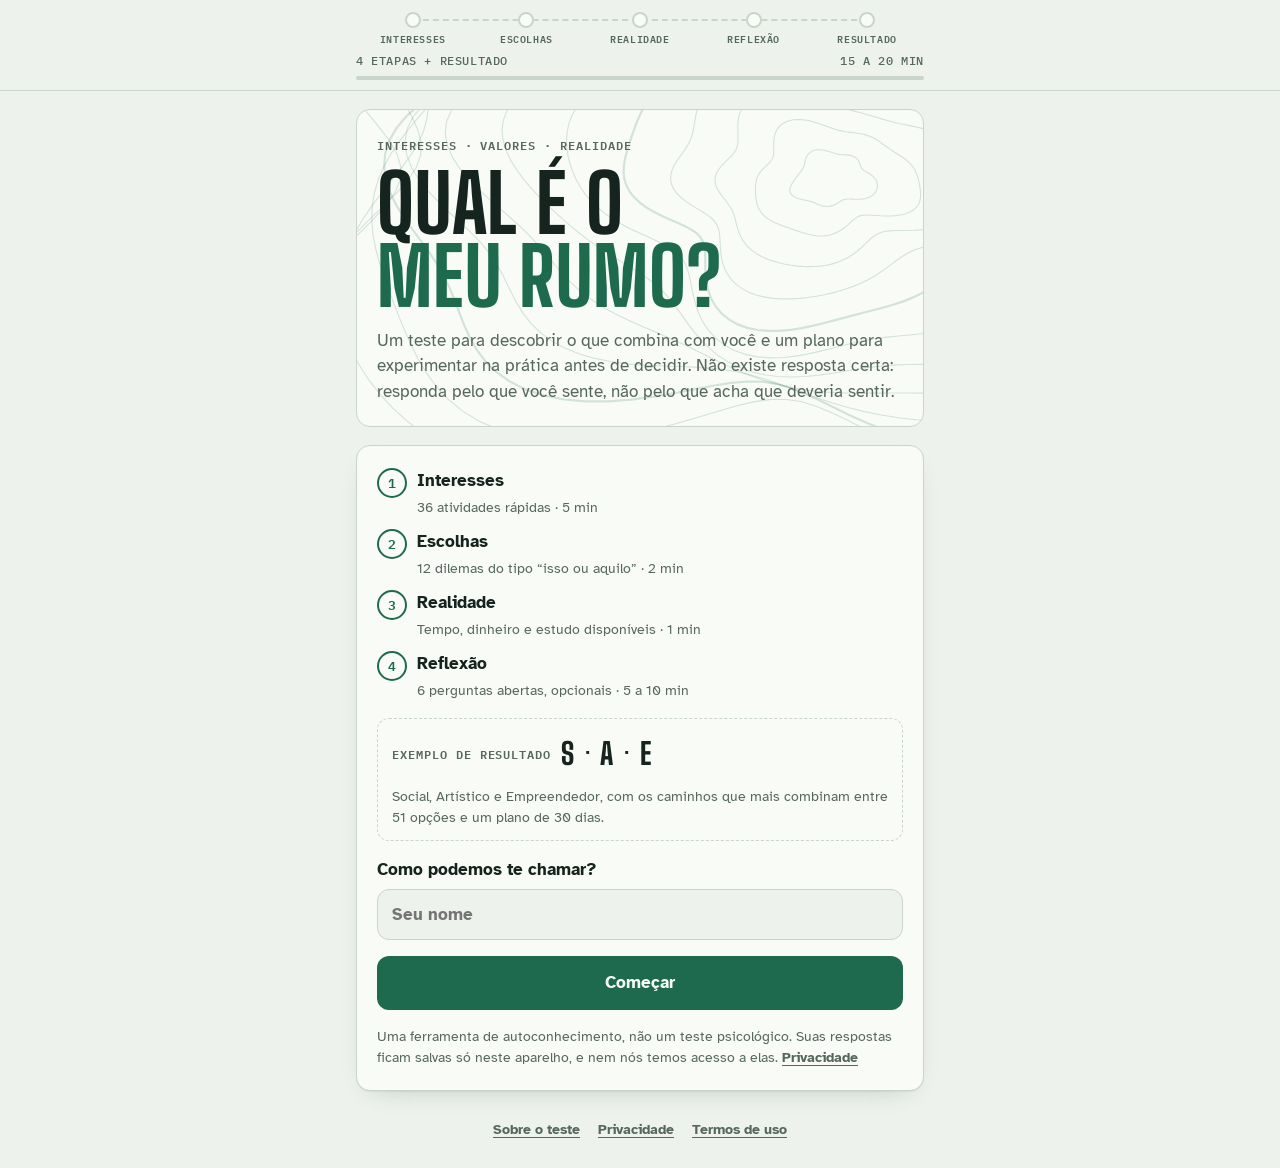
<file: index.html>
<!doctype html>
<html lang="pt-BR">
<head>
<meta charset="utf-8">
<meta name="viewport" content="width=device-width, initial-scale=1, viewport-fit=cover">
<title>Qual é o meu rumo? · Teste de orientação profissional</title>
<meta name="description" content="Teste gratuito de orientação profissional: descubra seus interesses, veja os caminhos que mais combinam com você e ganhe um plano de 30 dias para testar antes de decidir.">
<link rel="canonical" href="https://pedromanoel3000-bit.github.io/Qual-meu-rumo-/">
<link rel="icon" href="favicon.svg" type="image/svg+xml">
<link rel="apple-touch-icon" href="apple-touch-icon.png">
<link rel="manifest" href="site.webmanifest">
<meta name="theme-color" content="#EDF2EC" media="(prefers-color-scheme: light)">
<meta name="theme-color" content="#0D1613" media="(prefers-color-scheme: dark)">
<meta property="og:type" content="website">
<meta property="og:locale" content="pt_BR">
<meta property="og:site_name" content="Qual é o meu rumo?">
<meta property="og:title" content="Qual é o meu rumo?">
<meta property="og:description" content="Teste gratuito de orientação profissional: descubra seus interesses, veja os caminhos que mais combinam com você e ganhe um plano de 30 dias para testar antes de decidir.">
<meta property="og:url" content="https://pedromanoel3000-bit.github.io/Qual-meu-rumo-/">
<meta property="og:image" content="https://pedromanoel3000-bit.github.io/Qual-meu-rumo-/og.png">
<meta property="og:image:width" content="1200">
<meta property="og:image:height" content="630">
<meta property="og:image:alt" content="Qual é o meu rumo? Teste de orientação profissional">
<meta name="twitter:card" content="summary_large_image">
<link rel="preload" href="fonts/big-shoulders-800.woff2" as="font" type="font/woff2" crossorigin>
<link rel="preload" href="fonts/atkinson-400.woff2" as="font" type="font/woff2" crossorigin>
<style>
@font-face{font-family:"Big Shoulders Display";font-style:normal;font-weight:700;font-display:swap;src:url(fonts/big-shoulders-700.woff2) format("woff2")}
@font-face{font-family:"Big Shoulders Display";font-style:normal;font-weight:800;font-display:swap;src:url(fonts/big-shoulders-800.woff2) format("woff2")}
@font-face{font-family:"Atkinson Hyperlegible";font-style:normal;font-weight:400;font-display:swap;src:url(fonts/atkinson-400.woff2) format("woff2")}
@font-face{font-family:"Atkinson Hyperlegible";font-style:normal;font-weight:700;font-display:swap;src:url(fonts/atkinson-700.woff2) format("woff2")}
@font-face{font-family:"IBM Plex Mono";font-style:normal;font-weight:500;font-display:swap;src:url(fonts/plex-mono-500.woff2) format("woff2")}
@font-face{font-family:"IBM Plex Mono";font-style:normal;font-weight:600;font-display:swap;src:url(fonts/plex-mono-600.woff2) format("woff2")}
/* base */
:root{color-scheme:light;padding-top:env(safe-area-inset-top,0px);padding-bottom:env(safe-area-inset-bottom,0px)}
body{margin:0}
img{max-width:100%}
[hidden]{display:none!important}
/* Layout: caderneta de campo. Uma trilha de 5 marcos fixa no topo; abaixo, um cartão por vez numa coluna de até 600px. Placas de trilha (fonte condensada) para títulos. */
:root{
  --bg:#EDF2EC; --paper:#F9FBF7; --ink:#15241E; --muted:#56675E; --line:#C9D5CB;
  --accent:#1D6A4F; --accent-ink:#F6FBF8; --accent-soft:#D9EADF;
  --marker:#D5960A; --marker-soft:#F7E6B8; --marker-ink:#3D2A00;
  --warn:#8A5200; --warn-soft:#FBEBCB;
  --contour:rgba(29,106,79,.17);
  --t-R:#A65A2A; --t-I:#2C5D9C; --t-A:#A93C83; --t-S:#2A8664; --t-E:#B07804; --t-C:#5A55A0;
  --shadow:0 1px 0 rgba(21,36,30,.05),0 10px 26px -16px rgba(21,36,30,.28);
  --f-display:"Big Shoulders Display","Arial Narrow","Roboto Condensed",sans-serif;
  --f-body:"Atkinson Hyperlegible",system-ui,-apple-system,"Segoe UI",Roboto,sans-serif;
  --f-mono:"IBM Plex Mono",ui-monospace,"SF Mono",Menlo,Consolas,monospace;
  --r:14px;
}
@media (prefers-color-scheme: dark){
  :root:not([data-theme="light"]){
    --bg:#0D1613; --paper:#14201B; --ink:#E3ECE6; --muted:#97A99F; --line:#2C3D35;
    --accent:#5DC39B; --accent-ink:#06120D; --accent-soft:#183428;
    --marker:#F1B738; --marker-soft:#3A2D0F; --marker-ink:#FFF1CC;
    --warn:#F2B45C; --warn-soft:#382810;
    --contour:rgba(93,195,155,.14);
    --t-R:#E3915F; --t-I:#82AAEA; --t-A:#E482C2; --t-S:#5DC39B; --t-E:#F1B738; --t-C:#A9A4EE;
    --shadow:0 1px 0 rgba(0,0,0,.3),0 12px 30px -16px rgba(0,0,0,.7);
    color-scheme:dark;
  }
}
:root[data-theme="dark"]{
  --bg:#0D1613; --paper:#14201B; --ink:#E3ECE6; --muted:#97A99F; --line:#2C3D35;
  --accent:#5DC39B; --accent-ink:#06120D; --accent-soft:#183428;
  --marker:#F1B738; --marker-soft:#3A2D0F; --marker-ink:#FFF1CC;
  --warn:#F2B45C; --warn-soft:#382810;
  --contour:rgba(93,195,155,.14);
  --t-R:#E3915F; --t-I:#82AAEA; --t-A:#E482C2; --t-S:#5DC39B; --t-E:#F1B738; --t-C:#A9A4EE;
  --shadow:0 1px 0 rgba(0,0,0,.3),0 12px 30px -16px rgba(0,0,0,.7);
  color-scheme:dark;
}
*{box-sizing:border-box}
body{background:var(--bg);color:var(--ink);font:17px/1.5 var(--f-body);-webkit-font-smoothing:antialiased}
body::before{content:"";position:fixed;inset:0 0 auto;height:env(safe-area-inset-top,0px);z-index:10;background:var(--bg)}
button,input,textarea{font:inherit;color:inherit}
button{cursor:pointer}
:focus-visible{outline:3px solid var(--marker);outline-offset:2px}
h1,h2,h3{margin:0;text-wrap:balance}
p{margin:0}

/* Topo */
.top{position:sticky;top:env(safe-area-inset-top,0px);z-index:6;background:var(--bg);border-bottom:1px solid var(--line)}
.top-in{max-width:600px;margin:0 auto;padding-left:max(16px,env(safe-area-inset-left,0px));padding-right:max(16px,env(safe-area-inset-right,0px));padding-block:12px 10px}
.trail{position:relative;display:grid;grid-template-columns:repeat(5,1fr);list-style:none;margin:0;padding:0}
.trail::before{content:"";position:absolute;top:7px;left:10%;right:10%;border-top:2px dashed var(--line)}
.wp{position:relative;display:flex;flex-direction:column;align-items:center;gap:5px;min-width:0}
.wp i{width:16px;height:16px;border-radius:50%;background:var(--paper);border:2px solid var(--line);display:block}
.wp.done i{background:var(--accent);border-color:var(--accent)}
.wp.now i{background:var(--marker);border-color:var(--marker);box-shadow:0 0 0 4px var(--marker-soft)}
.wp span{font:600 10px/1.1 var(--f-mono);letter-spacing:.06em;text-transform:uppercase;color:var(--muted);white-space:nowrap}
.wp.now span{color:var(--ink)}
.meta{display:flex;justify-content:space-between;gap:12px;margin-top:10px;font:500 12px/1.2 var(--f-mono);letter-spacing:.05em;text-transform:uppercase;color:var(--muted);font-variant-numeric:tabular-nums}
.bar{height:4px;border-radius:4px;background:var(--line);margin-top:8px;overflow:hidden}
.bar b{display:block;height:100%;background:var(--accent);transition:width .25s ease}

/* Estrutura */
.wrap{max-width:600px;margin:0 auto;padding-left:max(16px,env(safe-area-inset-left,0px));padding-right:max(16px,env(safe-area-inset-right,0px));padding-block:18px 28px;display:flex;flex-direction:column;gap:18px}
.foot{max-width:600px;margin:0 auto;padding:0 16px calc(28px + env(safe-area-inset-bottom,0px));display:flex;flex-wrap:wrap;justify-content:center;gap:6px 18px;font-size:14px}
.foot a,.small a,.note a{color:var(--muted);font-weight:700;text-underline-offset:3px}
.foot a:hover,.small a:hover,.note a:hover{color:var(--ink)}
.card{background:var(--paper);border:1px solid var(--line);border-radius:var(--r);box-shadow:var(--shadow);padding:22px 20px;display:flex;flex-direction:column;gap:16px;min-width:0}
.enter{animation:rise .28s ease-out}
@keyframes rise{from{transform:translateY(10px)}to{transform:none}}
.kicker{font:600 12px/1.2 var(--f-mono);letter-spacing:.08em;text-transform:uppercase;color:var(--muted)}
.q{font-size:clamp(22px,5.6vw,28px);line-height:1.25;font-weight:700;text-wrap:balance}
.lead{color:var(--muted)}
.small{font-size:14px;color:var(--muted)}

/* Hero */
.hero{position:relative;overflow:hidden;border-radius:var(--r);background:var(--paper);border:1px solid var(--line);padding:28px 20px 22px;display:flex;flex-direction:column;gap:14px}
.hero canvas{position:absolute;inset:0;width:100%;height:100%;pointer-events:none}
.hero>*:not(canvas){position:relative}
.display{font-family:var(--f-display);font-weight:800;text-transform:uppercase;line-height:.92;letter-spacing:.01em}
.hero h1{font-size:clamp(46px,13.5vw,80px)}
.hero h1 em{font-style:normal;color:var(--accent)}
.steps{list-style:none;margin:0;padding:0;display:flex;flex-direction:column;gap:10px}
.steps li{display:grid;grid-template-columns:30px 1fr;gap:10px;align-items:start}
.steps .n{width:30px;height:30px;border-radius:50%;border:2px solid var(--accent);color:var(--accent);font:600 13px/26px var(--f-mono);text-align:center}
.steps b{display:block}
.steps small{color:var(--muted);font-size:14px}
.sample{display:flex;flex-wrap:wrap;align-items:center;gap:10px;padding:12px 14px;border:1.5px dashed var(--line);border-radius:12px}
.sample .letters{font-family:var(--f-display);font-weight:800;font-size:30px;letter-spacing:.06em}

/* Campos */
label.f{display:flex;flex-direction:column;gap:6px;font-weight:700}
.input,textarea{width:100%;border:1.5px solid var(--line);border-radius:12px;padding:12px 14px;background:var(--bg);color:var(--ink)}
textarea{min-height:104px;resize:vertical;line-height:1.45}
.input:focus,textarea:focus{outline:2px solid var(--accent);outline-offset:1px;border-color:var(--accent)}

/* Botões */
.btn{display:inline-flex;align-items:center;justify-content:center;gap:8px;border:0;border-radius:12px;padding:14px 20px;font-weight:700;background:var(--accent);color:var(--accent-ink);min-height:50px;text-decoration:none}
.btn:hover{filter:brightness(1.06)}
.btn.ghost{background:transparent;color:var(--ink);border:1.5px solid var(--line)}
.btn.ghost:hover{border-color:var(--accent)}
.btn.wide{width:100%}
.nav{display:flex;justify-content:space-between;align-items:center;gap:12px;flex-wrap:wrap}
.link{background:none;border:0;padding:8px 2px;color:var(--muted);font-weight:700;text-decoration:underline;text-underline-offset:3px}
.link:hover{color:var(--ink)}

/* Opções */
.opts{display:grid;gap:10px}
.opt{display:flex;justify-content:space-between;align-items:center;gap:12px;width:100%;text-align:left;padding:14px 16px;border:1.5px solid var(--line);border-radius:12px;background:var(--bg);font-weight:700;min-height:54px;transition:border-color .15s,background .15s}
.opt:hover{border-color:var(--accent)}
.opt[aria-pressed="true"]{border-color:var(--accent);background:var(--accent-soft)}
.dots{display:inline-flex;gap:4px;flex:none}
.dots u{width:8px;height:8px;border-radius:50%;border:1.5px solid var(--muted);display:block}
.dots u.on{background:var(--accent);border-color:var(--accent)}
.pair{display:grid;grid-template-columns:1fr auto 1fr;gap:10px;align-items:stretch}
.or{align-self:center;font:600 12px var(--f-mono);letter-spacing:.08em;text-transform:uppercase;color:var(--muted)}
.choice{display:flex;align-items:flex-end;min-height:128px;text-align:left;padding:16px;border:1.5px solid var(--line);border-radius:14px;background:var(--bg);font-weight:700;font-size:18px;line-height:1.3;transition:border-color .15s,background .15s}
.choice:hover{border-color:var(--accent)}
.choice[aria-pressed="true"]{border-color:var(--accent);background:var(--accent-soft)}
@media (max-width:480px){.pair{grid-template-columns:1fr}.or{justify-self:center}.choice{min-height:84px}}
.chips{display:flex;flex-wrap:wrap;gap:8px}
.chip{padding:10px 14px;border-radius:999px;border:1.5px solid var(--line);background:var(--bg);font-weight:700;font-size:15px}
.chip:hover{border-color:var(--accent)}
.chip[aria-pressed="true"]{border-color:var(--accent);background:var(--accent);color:var(--accent-ink)}
.rq{display:flex;flex-direction:column;gap:10px;padding-block:6px}
.rq+.rq{border-top:1px solid var(--line);padding-top:16px}
.rq>p{font-weight:700}

/* Resultado */
.sec{display:flex;flex-direction:column;gap:14px}
.sec h2{font-family:var(--f-display);font-weight:800;text-transform:uppercase;font-size:32px;line-height:.95;letter-spacing:.01em}
.code{display:flex;gap:6px;align-items:baseline;flex-wrap:wrap}
.code span{font-family:var(--f-display);font-weight:800;font-size:clamp(64px,20vw,104px);line-height:.9}
.code i{font-style:normal;font-family:var(--f-display);font-size:40px;color:var(--line)}
.bars{display:flex;flex-direction:column;gap:10px}
.brow{display:grid;grid-template-columns:118px 1fr 44px;gap:10px;align-items:center}
.brow .nm{font-weight:700;font-size:15px;min-width:0}
.brow .tr{height:12px;border-radius:6px;background:var(--line);overflow:hidden}
.brow .tr b{display:block;height:100%;border-radius:6px}
.brow .pc{font:600 13px var(--f-mono);text-align:right;font-variant-numeric:tabular-nums}
.types{display:grid;gap:12px}
.type{padding-left:14px;border-left:4px solid var(--c)}
.type b{display:block}
.path{border:1px solid var(--line);border-radius:14px;padding:16px;background:var(--paper);display:flex;flex-direction:column;gap:12px;min-width:0}
.path.picked{border-color:var(--accent);box-shadow:0 0 0 2px var(--accent) inset}
.ph{display:flex;justify-content:space-between;align-items:flex-start;gap:12px}
.ph h3{font-family:var(--f-display);font-weight:800;text-transform:uppercase;font-size:26px;line-height:.95;min-width:0}
.rank{font:600 12px var(--f-mono);color:var(--muted);letter-spacing:.06em;display:block;margin-bottom:4px}
.aff{flex:none;font:600 13px/1 var(--f-mono);padding:8px 10px;border-radius:999px;background:var(--marker-soft);color:var(--marker-ink);font-variant-numeric:tabular-nums;white-space:nowrap}
.tags{display:flex;flex-wrap:wrap;gap:6px}
.tag{font-size:13px;font-weight:700;padding:5px 10px;border-radius:8px;background:var(--accent-soft);color:var(--ink)}
.tag.warn{background:var(--warn-soft);color:var(--warn)}
details{border-top:1px solid var(--line);padding-top:10px}
summary{cursor:pointer;font-weight:700;color:var(--accent);list-style-position:inside}
details p{margin-top:8px}
details p b{display:block;font:600 12px var(--f-mono);letter-spacing:.06em;text-transform:uppercase;color:var(--muted);margin-bottom:2px}
.minis{display:flex;flex-direction:column;gap:8px;margin-top:14px}
details.mini{border:1px solid var(--line);border-radius:12px;padding:0;background:var(--paper);min-width:0}
details.mini.picked{border-color:var(--accent);box-shadow:0 0 0 2px var(--accent) inset}
details.mini>summary{display:flex;align-items:center;gap:10px;padding:12px 14px;color:var(--ink);list-style:none;min-height:52px}
details.mini>summary::-webkit-details-marker{display:none}
details.mini>summary::after{content:"+";flex:none;width:18px;text-align:center;font:600 20px/1 var(--f-mono);color:var(--accent)}
details.mini[open]>summary::after{content:"\2212"}
.mrank{flex:none;min-width:30px;font:600 12px var(--f-mono);color:var(--muted);letter-spacing:.04em}
.mname{flex:1;min-width:0;line-height:1.25}
.mbody{padding:0 14px 14px;display:flex;flex-direction:column;gap:12px}
.pick{align-self:flex-start;padding:10px 14px;border-radius:10px;border:1.5px solid var(--accent);background:transparent;color:var(--accent);font-weight:700}
.pick[aria-pressed="true"]{background:var(--accent);color:var(--accent-ink)}
.weeks{list-style:none;margin:0;padding:0;display:flex;flex-direction:column;gap:12px}
.week{border:1px solid var(--line);border-radius:12px;padding:14px;background:var(--paper)}
.week h3{font:600 12px var(--f-mono);letter-spacing:.08em;text-transform:uppercase;color:var(--muted);margin-bottom:8px}
.task{display:grid;grid-template-columns:26px 1fr;gap:10px;align-items:start;padding-block:6px}
.task input{width:22px;height:22px;margin:2px 0 0;accent-color:var(--accent)}
.task.ok span{text-decoration:line-through;color:var(--muted)}
.matrix{display:flex;flex-direction:column;gap:14px}
.mx{border:1px solid var(--line);border-radius:12px;padding:14px;background:var(--paper);display:flex;flex-direction:column;gap:10px}
.mx.lead1{border-color:var(--marker);box-shadow:0 0 0 2px var(--marker) inset}
.mxh{display:flex;justify-content:space-between;gap:10px;align-items:baseline}
.mxh b{font-family:var(--f-display);font-size:22px;text-transform:uppercase;line-height:1}
.mxh span{font:600 14px var(--f-mono);font-variant-numeric:tabular-nums}
.crit{display:grid;grid-template-columns:1fr 92px 22px;gap:10px;align-items:center;font-size:15px}
.crit input{width:100%;accent-color:var(--accent)}
.crit output{font:600 14px var(--f-mono);text-align:right}
.verdict{padding:14px;border-radius:12px;background:var(--marker-soft);color:var(--marker-ink);font-weight:700}
.qa{display:flex;flex-direction:column;gap:12px}
.qa div{border-left:3px solid var(--line);padding-left:12px}
.qa b{display:block;font-size:14px;color:var(--muted)}
.ask{margin:0;padding-left:20px;display:flex;flex-direction:column;gap:8px}
.note{font-size:14px;color:var(--muted);border-top:1px solid var(--line);padding-top:14px}
.copybox{width:100%;min-height:180px;font:13px/1.45 var(--f-mono)}
.toast{position:fixed;left:50%;transform:translateX(-50%);bottom:calc(18px + env(safe-area-inset-bottom,0px));background:var(--ink);color:var(--bg);padding:12px 18px;border-radius:12px;font-weight:700;z-index:20;max-width:calc(100% - 32px)}
.more{border-top:0;padding-top:0}
.hero .btn{align-self:flex-start}
#sharesec{scroll-margin-top:110px}
.shareprev{display:flex;justify-content:center}
.shareprev img{width:min(62%,260px);height:auto;border-radius:14px;border:1px solid var(--line);background:var(--line);box-shadow:var(--shadow);display:block}
.print-only{display:none}
/* PDF / impressão: tema claro, sem botões, só o que interessa ler no papel */
@media print{
  :root:root:root{--bg:#fff;--paper:#fff;--ink:#15241E;--muted:#56675E;--line:#C9D5CB;--accent:#1D6A4F;--accent-ink:#F6FBF8;--accent-soft:#D9EADF;--marker:#D5960A;--marker-soft:#F7E6B8;--marker-ink:#3D2A00;--warn:#8A5200;--warn-soft:#FBEBCB;--contour:rgba(29,106,79,.17);--t-R:#A65A2A;--t-I:#2C5D9C;--t-A:#A93C83;--t-S:#2A8664;--t-E:#B07804;--t-C:#5A55A0;--shadow:none;color-scheme:light}
  *{-webkit-print-color-adjust:exact;print-color-adjust:exact}
  body{background:#fff;font-size:12pt}
  body::before,.top,.toast,.btn,.link,.pick,.nav,.noprint,.foot,#sharesec{display:none!important}
  .wrap{max-width:none;padding:0;gap:12px}
  .card,.hero,.path,.week,.mx{box-shadow:none}
  .path,.week,.mx,.type,.brow,.qa div,.verdict{break-inside:avoid}
  .sec h2,.ph,.kicker{break-after:avoid}
  summary{list-style:none;color:var(--ink)}
  summary::-webkit-details-marker{display:none}
  .print-only{display:block}
}
[tabindex="-1"]:focus{outline:none}
@media (max-width:420px){.wp span{font-size:9px;letter-spacing:.02em}}
@media (max-width:400px){.brow{grid-template-columns:108px 1fr 40px}.brow .nm{font-size:14px}.crit{grid-template-columns:1fr 80px 20px}}
@media (prefers-reduced-motion:reduce){*{animation:none!important;transition:none!important;scroll-behavior:auto!important}}
</style>
</head>
<body>
<header class="top"><div class="top-in" id="top"></div></header>
<main class="wrap" id="app"></main>
<footer class="foot"><a href="sobre.html">Sobre o teste</a><a href="privacidade.html">Privacidade</a><a href="termos.html">Termos de uso</a></footer>
<noscript><p style="padding:16px">Ative o JavaScript para fazer o teste.</p></noscript>
<div class="toast" id="toast" role="status" aria-live="polite" hidden></div>

<script>
"use strict";
const TYPES = {
  R:{nome:"Realista", ap:"Mão na massa", desc:"Você gosta de coisas concretas: usar as mãos, ferramentas, o corpo, cuidar de plantas ou animais. Ver o resultado na hora te satisfaz."},
  I:{nome:"Investigativo", ap:"Curiosidade", desc:"Você gosta de entender como as coisas funcionam, pesquisar, analisar e resolver problemas difíceis. Perguntas te movem."},
  A:{nome:"Artístico", ap:"Criatividade", desc:"Você gosta de criar, se expressar e deixar as coisas bonitas. Precisa de espaço para ideias novas e sofre com tudo engessado."},
  S:{nome:"Social", ap:"Cuidado com pessoas", desc:"Você gosta de ajudar, ensinar, ouvir e cuidar de pessoas. Ver alguém melhorar por sua causa é o que dá sentido."},
  E:{nome:"Empreendedor", ap:"Fazer acontecer", desc:"Você gosta de liderar, convencer, vender e fazer as coisas acontecerem. Metas e desafios te animam."},
  C:{nome:"Convencional", ap:"Organização", desc:"Você gosta de ordem, planejamento, números e processos claros. Fazer bem feito e sem erro te dá prazer."}
};
const TORDER = ["R","I","A","S","E","C"];

const ITEMS = [
  ["R","Montar ou consertar móveis, aparelhos ou coisas da casa"],
  ["I","Entender por que uma doença acontece e como o corpo funciona"],
  ["A","Criar artes, designs ou montar visuais bonitos"],
  ["S","Ensinar alguém a fazer alguma coisa"],
  ["E","Vender um produto ou uma ideia"],
  ["C","Organizar planilhas, arquivos e documentos"],
  ["R","Cozinhar e preparar receitas com as próprias mãos"],
  ["I","Pesquisar a fundo um assunto até virar quase especialista"],
  ["A","Escrever textos, roteiros ou histórias"],
  ["S","Ouvir e aconselhar pessoas que estão passando por problemas"],
  ["E","Liderar um grupo e tomar as decisões"],
  ["C","Controlar contas, estoque ou orçamento"],
  ["R","Cuidar de plantas, de uma horta ou de um jardim"],
  ["I","Analisar números para descobrir o que está dando errado"],
  ["A","Fotografar, filmar ou editar vídeos"],
  ["S","Cuidar de pessoas doentes, idosas ou de crianças"],
  ["E","Abrir e tocar o seu próprio negócio"],
  ["C","Seguir um processo bem definido, com passo a passo"],
  ["R","Fazer um trabalho manual que exige precisão (costura, marcenaria, unhas, curativos)"],
  ["I","Resolver quebra-cabeças, enigmas ou problemas difíceis"],
  ["A","Decorar ambientes ou montar looks"],
  ["S","Fazer trabalho voluntário por uma causa"],
  ["E","Negociar preços, acordos ou condições"],
  ["C","Conferir detalhes e encontrar erros que ninguém viu"],
  ["R","Trabalhar se movimentando, em vez de passar o dia atrás de uma mesa"],
  ["I","Ler sobre ciência, psicologia ou comportamento humano"],
  ["A","Inventar receitas, produtos ou ideias novas"],
  ["S","Atender e acolher pessoas com paciência"],
  ["E","Convencer pessoas e fazer uma campanha dar certo"],
  ["C","Planejar agendas, rotinas e cronogramas"],
  ["R","Operar máquinas, equipamentos ou ferramentas"],
  ["I","Fazer testes e experimentos para ver o que funciona"],
  ["A","Se apresentar, atuar ou aparecer na câmera"],
  ["S","Ajudar alguém a mudar de vida (saúde, hábitos, autoestima)"],
  ["E","Organizar um evento grande e fazer acontecer"],
  ["C","Trabalhar com regras, normas e leis"]
];
const SCALE = [
  {v:3, t:"Adoraria"},
  {v:2, t:"Gostaria"},
  {v:1, t:"Tanto faz"},
  {v:0, t:"Não gostaria"}
];

const PAIRS = [
  {a:["Salário fixo todo mês, sem surpresa","estab"], b:["Ganho variável, mas sem teto","variavel"]},
  {a:["Lidar com gente o dia inteiro","pessoas"], b:["Trabalhar com foco, mais na minha","individual"]},
  {a:["Rotina previsível, sei o que me espera","rotina"], b:["Cada dia diferente do outro","variedade"]},
  {a:["Ter meu próprio negócio","negocio"], b:["Ter um emprego, sem a dor de cabeça de gerir um negócio","emprego"]},
  {a:["Estudar 4 ou 5 anos para ter uma profissão sólida","longo"], b:["Começar em poucos meses e aprender na prática","curto"]},
  {a:["Aparecer e ser a cara do trabalho","visivel"], b:["Ficar nos bastidores, fazendo acontecer","bastidor"]},
  {a:["Trabalho prático, com as mãos","maos"], b:["Trabalho de cabeça, no computador ou no papel","mente"]},
  {a:["Liderar e tomar as decisões","lider"], b:["Executar muito bem o que foi combinado","executar"]},
  {a:["Ganhar bem, mesmo sem amar o que faço","dinheiro"], b:["Amar o que faço, mesmo ganhando menos","proposito"]},
  {a:["Trabalhar de casa","remoto"], b:["Sair de casa e estar num lugar com gente","presencial"]},
  {a:["Ficar na minha cidade, perto de quem eu amo","local"], b:["Mudar de cidade se a oportunidade valer a pena","mudar"]},
  {a:["Ver alguém melhorar por minha causa","ajudar"], b:["Ver algo que eu criei, pronto e bonito","criar"]}
];
const DIMS = {
  estab:"Salário fixo", variavel:"Ganho por resultado", pessoas:"Lidar com pessoas", individual:"Trabalho mais individual",
  rotina:"Rotina previsível", variedade:"Dias variados", negocio:"Ter o próprio negócio", emprego:"Ter um emprego",
  longo:"Formação longa e sólida", curto:"Começar rápido", visivel:"Aparecer", bastidor:"Bastidores",
  maos:"Trabalho prático", mente:"Trabalho intelectual", lider:"Liderar", executar:"Executar bem",
  dinheiro:"Ganhar bem", proposito:"Amar o que faz", remoto:"Trabalhar de casa", presencial:"Presencial, com gente",
  local:"Ficar na cidade", mudar:"Topa mudar de cidade", ajudar:"Ajudar pessoas", criar:"Criar coisas"
};
const OPP = {};
PAIRS.forEach(p => { OPP[p.a[1]] = p.b[1]; OPP[p.b[1]] = p.a[1]; });

const REAL = [
  {k:"trabalho", q:"Hoje você trabalha?", o:["Sim, num emprego estável","Sim, mas informal ou temporário","Não estou trabalhando"]},
  {k:"renda", q:"Enquanto descobre o caminho, precisa manter a renda atual?", o:["Sim, não posso abrir mão","Posso reduzir um pouco","Não dependo dela"]},
  {k:"horas", q:"Quantas horas por semana dá para investir nisso?", o:["Até 3 horas","3 a 6 horas","6 a 10 horas","Mais de 10 horas"]},
  {k:"grana", q:"Quanto dá para investir por mês em cursos e materiais?", o:["Nada por enquanto","Até R$ 100","R$ 100 a R$ 300","Mais de R$ 300"]},
  {k:"estudo", q:"Até onde você estudou?", o:["Ensino médio","Curso técnico","Faculdade incompleta","Faculdade completa"]},
  {k:"faculdade", q:"Toparia fazer uma faculdade agora?", o:["Sim, presencial","Sim, se for EAD","Prefiro cursos curtos","Não quero"]},
  {k:"prazo", q:"Em quanto tempo quer estar vivendo desse novo caminho?", o:["Em até 6 meses","Em 1 a 2 anos","Em 3 a 5 anos","Não tenho pressa"]}
];

const REFL = [
  "Quando foi a última vez que você perdeu a noção do tempo fazendo algo? O que era?",
  "Pelo que as pessoas costumam te pedir ajuda ou te elogiar?",
  "Se dinheiro não fosse problema por um ano, como seria uma terça-feira sua?",
  "De quem você sente uma pontinha de inveja, da vida ou do trabalho? O que exatamente?",
  "O que você tem certeza de que NÃO quer para a sua vida?",
  "De tudo o que você já fez, do que você mais se orgulha?"
];

const ASK = [
  "Qual desses caminhos te deu um friozinho bom na barriga ao ler?",
  "O que te impediu até hoje de tentar algo novo: medo, dinheiro, tempo ou não saber por onde começar?",
  "Se você soubesse que não ia dar errado, o que tentaria primeiro?",
  "Que vida você quer ter daqui a 5 anos (rotina, casa, dinheiro), independente da profissão?",
  "Como alguém pode te ajudar nos próximos 30 dias sem te pressionar?"
];

/* rx: peso RIASEC (0-3) · pre/con: preferências que combinam ou conflitam · ent: tempo até começar · inv: investimento (0-3) · fac: exige faculdade · rem: remoto (0-2) · renda */
const PATHS = [
  {id:"enf", nome:"Enfermagem", desc:"Cuidar de pacientes na prática, em hospitais, postos e clínicas.", form:"Técnico (cerca de 2 anos) ou faculdade (5 anos)", rx:{S:3,R:2,I:2}, pre:["pessoas","presencial","proposito","estab","maos","ajudar"], con:["remoto","individual"], ent:"medio", inv:2, fac:false, rem:0, renda:"fixa",
   teste:"Converse com 3 profissionais de enfermagem sobre a rotina real, acompanhe parte de um plantão se for permitido e faça um curso livre de primeiros socorros.", passo:"Marque 20 minutos com alguém da enfermagem e pergunte o que é melhor e o que é pior na profissão."},
  {id:"psi", nome:"Psicologia", desc:"Entender e ajudar pessoas em consultório, empresas, escolas ou na saúde.", form:"Faculdade de 5 anos", rx:{S:3,I:3,A:1}, pre:["pessoas","proposito","longo","ajudar","mente"], con:["curto","maos"], ent:"longo", inv:3, fac:true, rem:1, renda:"ambas",
   teste:"Faça um curso introdutório gratuito de psicologia, leia um livro da área e converse com 2 pessoas formadas em psicologia sobre a faculdade e o mercado.", passo:"Assista a uma aula introdutória gratuita e anote o que mais prendeu sua atenção."},
  {id:"nut", nome:"Nutrição", desc:"Orientar a alimentação para saúde, estética ou esporte, em consultório, hospital ou online.", form:"Faculdade de 4 anos", rx:{I:3,S:3,R:1}, pre:["ajudar","proposito","longo","pessoas","mente"], con:["curto"], ent:"longo", inv:3, fac:true, rem:1, renda:"ambas",
   teste:"Faça um curso livre de nutrição básica, acompanhe por 2 semanas o trabalho de nutricionistas nas redes e converse com alguém da área.", passo:"Compare duas faculdades de nutrição (presencial e EAD): preço, duração e disciplinas."},
  {id:"gas", nome:"Gastronomia e confeitaria", desc:"Criar e produzir comida com técnica, para vender, ensinar ou trabalhar em cozinhas.", form:"Cursos livres ou técnico; dá para começar já", rx:{R:3,A:2,E:2}, pre:["maos","criar","negocio","variavel","presencial"], con:["remoto"], ent:"curto", inv:2, fac:false, rem:0, renda:"variavel",
   teste:"Desenvolva um produto, venda uma fornada para pessoas conhecidas num fim de semana e anote custo, lucro e o quanto curtiu o processo.", passo:"Escolha uma receita que você faria com orgulho e calcule quanto custa cada unidade."},
  {id:"pub", nome:"Carreira pública (concursos)", desc:"Estabilidade e bons salários em tribunais, INSS, bancos públicos e prefeituras.", form:"Muitos são de nível médio; 1 a 2 anos de estudo", rx:{C:3,I:2,E:1}, pre:["estab","rotina","executar","mente","dinheiro","bastidor"], con:["variavel","negocio"], ent:"medio", inv:1, fac:false, rem:0, renda:"fixa",
   teste:"Resolva uma prova antiga do concurso que mais te atrai e estude 1 hora por dia durante 30 dias para ver se aguenta a rotina.", passo:"Liste 3 concursos com salário e requisitos que fazem sentido para você."},
  {id:"adm", nome:"Administração e gestão", desc:"Organizar equipes, processos e números de empresas, hospitais ou do próprio negócio.", form:"Tecnólogo (2 anos) ou bacharelado (4 anos), inclusive EAD", rx:{E:3,C:3,S:1}, pre:["lider","mente","dinheiro","estab","pessoas"], con:["maos"], ent:"medio", inv:2, fac:false, rem:1, renda:"fixa",
   teste:"Faça um curso curto de gestão ou Excel, acompanhe por um dia a rotina de quem faz gestão e assuma a organização de um projeto real.", passo:"Anote tudo que você já organizou na vida e onde foi você quem resolveu."},
  {id:"fin", nome:"Finanças e contabilidade", desc:"Cuidar do dinheiro de empresas e pessoas: contas, impostos e planejamento.", form:"Técnico (2 anos) ou faculdade (4 anos)", rx:{C:3,I:2,E:1}, pre:["mente","rotina","estab","bastidor","remoto","individual"], con:["visivel","maos"], ent:"medio", inv:2, fac:false, rem:2, renda:"fixa",
   teste:"Faça um curso gratuito de contabilidade básica ou Excel financeiro e organize as finanças da casa ou de um pequeno negócio por um mês.", passo:"Monte uma planilha com os gastos do último mês e repare se a tarefa te dá prazer ou tédio."},
  {id:"mkt", nome:"Marketing digital", desc:"Cuidar das redes sociais, anúncios e da comunicação de negócios.", form:"Cursos livres; dá para começar em meses", rx:{E:3,A:2,C:1}, pre:["criar","remoto","variedade","variavel","curto","mente"], con:["maos"], ent:"curto", inv:1, fac:false, rem:2, renda:"ambas",
   teste:"Cuide do Instagram de um negócio local por 30 dias (pode ser de graça no começo): planeje, poste e meça os resultados.", passo:"Escolha um comércio que você admira e anote 5 ideias de post que melhorariam o perfil dele."},
  {id:"cont", nome:"Criação de conteúdo", desc:"Produzir vídeos e posts sobre um tema e ganhar com parcerias, produtos ou audiência.", form:"Sem formação obrigatória; exige constância", rx:{A:3,E:3,S:1}, pre:["visivel","criar","negocio","variavel","remoto","variedade","curto"], con:["bastidor","estab"], ent:"curto", inv:1, fac:false, rem:2, renda:"variavel",
   teste:"Publique 3 conteúdos por semana sobre um tema que você domina, por 30 dias, e veja se o processo te anima mesmo sem retorno rápido.", passo:"Liste 10 temas sobre os quais você falaria por horas e escolha um."},
  {id:"des", nome:"Design gráfico", desc:"Criar identidades visuais, posts, embalagens e materiais para marcas.", form:"Cursos livres ou tecnólogo", rx:{A:3,R:1,I:1,C:1}, pre:["criar","remoto","bastidor","individual","mente","curto"], con:["visivel"], ent:"curto", inv:1, fac:false, rem:2, renda:"ambas",
   teste:"Faça um curso gratuito de Canva ou Figma e crie 5 peças reais para negócios de pessoas conhecidas.", passo:"Recrie no Canva um post de uma marca que você acha bonita, só para sentir o processo."},
  {id:"foto", nome:"Fotografia e vídeo", desc:"Registrar pessoas, eventos e produtos e editar vídeos para marcas e redes.", form:"Cursos livres; começa com o celular", rx:{A:3,R:2,E:1}, pre:["criar","variedade","variavel","negocio","maos","presencial"], con:["rotina"], ent:"curto", inv:2, fac:false, rem:1, renda:"variavel",
   teste:"Faça um ensaio gratuito com 3 pessoas usando o celular, edite e entregue. Repare se você quer fazer de novo.", passo:"Fotografe 20 imagens de um mesmo tema nesta semana e escolha as 3 melhores."},
  {id:"edu", nome:"Educação e pedagogia", desc:"Ensinar crianças, jovens ou adultos em escolas, reforço escolar ou cursos.", form:"Licenciatura (4 anos); reforço dá para começar já", rx:{S:3,A:2,C:1}, pre:["pessoas","ajudar","proposito","estab","rotina","presencial"], con:["individual"], ent:"longo", inv:2, fac:true, rem:1, renda:"fixa",
   teste:"Dê aulas de reforço ou ensine algo que você sabe para 2 ou 3 pessoas durante um mês.", passo:"Ofereça ensinar uma habilidade sua a alguém da sua convivência e marque o primeiro encontro."},
  {id:"est", nome:"Estética e beleza", desc:"Cabelo, barbearia, maquiagem, sobrancelhas, unhas ou estética facial e corporal.", form:"Cursos de 1 a 6 meses; tecnólogo opcional", rx:{R:3,A:2,S:2,E:2}, pre:["maos","pessoas","negocio","variavel","presencial","curto","criar"], con:["remoto"], ent:"curto", inv:2, fac:false, rem:0, renda:"variavel",
   teste:"Faça um curso curto na área que mais te atrai e atenda 5 pessoas conhecidas a preço de custo, pedindo opinião sincera.", passo:"Pesquise cursos de 1 a 3 meses na sua cidade e quanto se cobra pelo serviço na região."},
  {id:"fis", nome:"Fisioterapia", desc:"Reabilitar movimentos e aliviar dores em clínicas, hospitais e no esporte.", form:"Faculdade de 5 anos", rx:{S:3,R:3,I:2}, pre:["maos","pessoas","ajudar","longo","presencial","proposito"], con:["remoto"], ent:"longo", inv:3, fac:true, rem:0, renda:"ambas",
   teste:"Converse com 2 fisioterapeutas, acompanhe um atendimento se possível e assista a uma aula introdutória de anatomia.", passo:"Pergunte a alguém da fisioterapia o que faria diferente se começasse hoje."},
  {id:"lab", nome:"Farmácia e análises clínicas", desc:"Medicamentos, exames e laboratório, com rigor técnico.", form:"Técnico (2 anos) ou faculdade (5 anos)", rx:{I:3,C:2,R:2}, pre:["mente","rotina","bastidor","estab","longo"], con:["visivel","negocio"], ent:"longo", inv:3, fac:false, rem:0, renda:"fixa",
   teste:"Visite um laboratório ou farmácia, converse com quem trabalha lá e faça um curso livre de biossegurança.", passo:"Pesquise a diferença entre farmácia, biomedicina e técnico em análises clínicas."},
  {id:"dir", nome:"Direito", desc:"Defender pessoas e empresas, interpretar leis e abrir portas para concursos jurídicos.", form:"Faculdade de 5 anos", rx:{E:3,I:2,S:2,C:2}, pre:["mente","longo","lider","dinheiro","visivel","estab"], con:["maos","curto"], ent:"longo", inv:3, fac:true, rem:1, renda:"ambas",
   teste:"Assista a audiências públicas no fórum, leia um caso real e converse com 2 pessoas da advocacia sobre a rotina.", passo:"Assista a uma aula introdutória gratuita de Direito e veja se o raciocínio te prende."},
  {id:"tec", nome:"Tecnologia e dados", desc:"Programação, análise de dados ou suporte, com muitas vagas remotas.", form:"Cursos de 6 a 12 meses ou tecnólogo", rx:{I:3,C:2,R:1}, pre:["mente","remoto","individual","dinheiro","bastidor"], con:["pessoas","maos"], ent:"medio", inv:1, fac:false, rem:2, renda:"fixa",
   teste:"Faça um curso gratuito de lógica de programação ou de análise de dados e termine um projeto pequeno do começo ao fim.", passo:"Faça a primeira aula de um curso gratuito de programação e veja se o desafio te dá vontade de continuar."},
  {id:"rh", nome:"Recursos humanos", desc:"Recrutar, treinar e cuidar das pessoas dentro das empresas.", form:"Tecnólogo (2 anos) ou faculdade", rx:{S:3,E:2,C:2}, pre:["pessoas","estab","rotina","ajudar","presencial","mente"], con:["maos"], ent:"medio", inv:2, fac:false, rem:1, renda:"fixa",
   teste:"Faça um curso livre de RH e converse com alguém do RH de uma empresa ou hospital sobre o dia a dia.", passo:"Ajude alguém a melhorar o currículo e repare se gostou do processo."},
  {id:"ven", nome:"Vendas e negociação", desc:"Vender produtos e serviços, com ganho que cresce junto com o resultado.", form:"Sem formação obrigatória", rx:{E:3,S:2,C:1}, pre:["pessoas","variavel","dinheiro","curto","visivel","variedade"], con:["individual","estab"], ent:"curto", inv:0, fac:false, rem:1, renda:"variavel",
   teste:"Revenda um produto que você usa e gosta por 30 dias e anote quanto vendeu e como se sentiu abordando pessoas.", passo:"Escolha um produto e ofereça para 5 pessoas nesta semana."},
  {id:"neg", nome:"Negócio próprio", desc:"Criar algo seu, um produto, serviço ou loja, com liberdade e risco.", form:"Sem formação obrigatória; exige capital e gestão", rx:{E:3,A:2,C:1}, pre:["negocio","lider","variavel","dinheiro","variedade","visivel"], con:["estab","rotina","emprego"], ent:"curto", inv:3, fac:false, rem:1, renda:"variavel",
   teste:"Valide uma ideia pequena: faça 10 vendas antes de investir pesado e calcule se o lucro compensa o esforço.", passo:"Escreva 3 ideias de negócio e, para cada uma, quem pagaria e quanto."},
  {id:"cur", nome:"Cursos e ensino online", desc:"Transformar o que você sabe em aulas, mentorias ou cursos digitais.", form:"Sem formação obrigatória; exige saber algo bem", rx:{E:3,S:2,A:2}, pre:["visivel","negocio","remoto","ajudar","variavel"], con:["bastidor","estab"], ent:"curto", inv:1, fac:false, rem:2, renda:"variavel",
   teste:"Ensine uma habilidade sua numa aula ao vivo gratuita para 5 a 10 pessoas e peça feedback.", passo:"Liste o que você sabe fazer melhor que a maioria das pessoas à sua volta."},
  {id:"ass", nome:"Assistente virtual e secretariado", desc:"Organizar agendas, e-mails e rotinas de profissionais e empresas, de casa.", form:"Cursos livres; dá para começar em semanas", rx:{C:3,S:2,E:1}, pre:["remoto","rotina","executar","bastidor","curto","mente"], con:["lider","visivel"], ent:"curto", inv:0, fac:false, rem:2, renda:"ambas",
   teste:"Ofereça organização de agenda e atendimento para 2 pessoas que trabalham por conta própria, por um mês.", passo:"Pergunte a 3 pessoas que trabalham por conta própria qual tarefa de organização mais toma o tempo delas."},
  {id:"mod", nome:"Moda, costura e artesanato", desc:"Criar roupas, acessórios ou peças à mão, para vender ou sob encomenda.", form:"Cursos livres ou técnico", rx:{A:3,R:3,E:1}, pre:["maos","criar","negocio","individual","variavel","bastidor"], con:["estab"], ent:"curto", inv:2, fac:false, rem:1, renda:"variavel",
   teste:"Faça uma peça por semana durante 4 semanas e tente vender pelo menos 2.", passo:"Escolha uma peça simples e assista a um tutorial completo de como fazê-la."},
  {id:"vet", nome:"Animais e meio ambiente", desc:"Veterinária, cuidado com animais, meio ambiente e sustentabilidade.", form:"Faculdade (5 anos) ou técnico (agropecuária, meio ambiente)", rx:{R:3,I:3,S:1}, pre:["maos","presencial","proposito","longo","variedade"], con:["remoto"], ent:"longo", inv:3, fac:true, rem:0, renda:"ambas",
   teste:"Faça trabalho voluntário numa ONG de animais ou num projeto ambiental por 4 fins de semana.", passo:"Procure uma ONG ou clínica veterinária perto de você e pergunte se dá para fazer trabalho voluntário lá."},
  {id:"evt", nome:"Eventos e turismo", desc:"Planejar festas, casamentos, viagens e experiências.", form:"Cursos livres ou tecnólogo", rx:{E:3,S:2,C:2,A:1}, pre:["variedade","pessoas","lider","presencial","criar","variavel"], con:["rotina","individual"], ent:"curto", inv:1, fac:false, rem:0, renda:"variavel",
   teste:"Organize do zero um evento pequeno (aniversário, encontro, jantar) com orçamento e cronograma.", passo:"Ofereça ajuda para organizar o próximo evento da família ou de alguém da sua convivência."},
  {id:"soc", nome:"Serviço social", desc:"Garantir direitos e apoiar famílias na saúde, na assistência e na educação.", form:"Faculdade de 4 anos", rx:{S:3,C:2,E:1}, pre:["ajudar","proposito","pessoas","estab","longo","presencial"], con:["remoto","dinheiro"], ent:"longo", inv:2, fac:true, rem:0, renda:"fixa",
   teste:"Converse com a equipe de serviço social de um hospital ou CRAS e faça um voluntariado social por um mês.", passo:"Descubra como funciona o serviço social do lugar onde você trabalha ou mora."},
  {id:"eng", nome:"Engenharia", desc:"Projetar e melhorar obras, máquinas, fábricas e sistemas de energia, com muita matemática aplicada.", form:"Faculdade de 5 anos (civil, produção, mecânica, elétrica e outras)", rx:{I:3,R:3,C:1}, pre:["mente","longo","dinheiro","estab","bastidor"], con:["curto"], ent:"longo", inv:3, fac:true, rem:1, renda:"fixa",
   teste:"Faça um curso gratuito de introdução à engenharia ou de AutoCAD, resolva exercícios de matemática básica por 30 dias e converse com 2 pessoas formadas em engenharia sobre o dia a dia.", passo:"Escolha 2 engenharias que chamam sua atenção e compare as disciplinas de cada curso numa faculdade perto de você."},
  {id:"mec", nome:"Mecânica e manutenção", desc:"Consertar e manter carros, motos, máquinas industriais ou ar-condicionado.", form:"Cursos livres ou técnico (1 a 2 anos); dá para começar como auxiliar", rx:{R:3,I:1,E:1}, pre:["maos","presencial","curto","executar","negocio"], con:["remoto"], ent:"curto", inv:2, fac:false, rem:0, renda:"ambas",
   teste:"Faça um curso curto de mecânica básica ou de refrigeração e passe alguns dias acompanhando uma oficina por dentro.", passo:"Pergunte numa oficina perto de você se dá para acompanhar o trabalho por um dia."},
  {id:"ele", nome:"Elétrica e energia solar", desc:"Instalar e manter redes elétricas, painéis solares e automação em casas e empresas.", form:"Curso de eletricista com NR-10 (meses) ou técnico em eletrotécnica (2 anos)", rx:{R:3,I:2,C:1}, pre:["maos","curto","presencial","dinheiro","variedade"], con:["remoto"], ent:"curto", inv:2, fac:false, rem:0, renda:"ambas",
   teste:"Faça um curso introdutório de elétrica residencial ou de energia solar e acompanhe uma instalação real com alguém da área.", passo:"Pesquise cursos de eletricista com NR-10 na sua cidade: duração, preço e se ajudam a conseguir estágio."},
  {id:"obr", nome:"Construção civil e reformas", desc:"Construir, reformar e dar acabamento: obras, pintura, gesso, pisos e projetos de edificações.", form:"Cursos livres ou técnico em edificações (cerca de 2 anos)", rx:{R:3,C:2,E:1}, pre:["maos","presencial","curto","negocio","variavel","variedade"], con:["remoto"], ent:"curto", inv:1, fac:false, rem:0, renda:"ambas",
   teste:"Faça um curso curto de acabamento, pintura ou leitura de projetos e ajude numa reforma de verdade, do orçamento à entrega.", passo:"Peça para acompanhar por uma manhã alguém que faz obras e reformas e pergunte quanto se cobra por serviço."},
  {id:"log", nome:"Logística e operações", desc:"Fazer os produtos chegarem ao lugar certo: estoque, compras, transporte e e-commerce.", form:"Cursos curtos ou tecnólogo (2 anos); dá para entrar como auxiliar", rx:{C:3,E:2,R:1}, pre:["rotina","executar","estab","presencial","bastidor"], con:["visivel"], ent:"medio", inv:1, fac:false, rem:0, renda:"fixa",
   teste:"Faça um curso gratuito de logística ou Excel e observe por uma semana como funciona o estoque de um comércio conhecido, propondo uma melhoria.", passo:"Procure vagas de auxiliar de logística na sua região e anote o que pedem e quanto pagam."},
  {id:"med", nome:"Medicina", desc:"Diagnosticar e tratar doenças em consultórios, hospitais e na saúde pública.", form:"Faculdade de 6 anos e, em geral, mais 2 a 5 de residência", rx:{I:3,S:3,R:2}, pre:["ajudar","longo","proposito","pessoas","mente"], con:["curto"], ent:"longo", inv:3, fac:true, rem:0, renda:"ambas",
   teste:"Faça um curso gratuito de anatomia ou fisiologia, converse com 2 pessoas que estudam ou trabalham com medicina e descubra como é a rotina de estudo para o vestibular.", passo:"Veja a nota de corte de medicina no Sisu ou o preço de uma faculdade particular perto de você."},
  {id:"odo", nome:"Odontologia e saúde bucal", desc:"Cuidar da saúde e da estética dos dentes, com trabalho manual de muita precisão.", form:"Faculdade de 5 anos; auxiliar de saúde bucal leva poucos meses", rx:{R:3,I:2,S:2}, pre:["maos","longo","pessoas","negocio","dinheiro","presencial"], con:["remoto","curto"], ent:"longo", inv:3, fac:true, rem:0, renda:"ambas",
   teste:"Converse com 2 profissionais de odontologia, acompanhe um atendimento se for permitido e faça um curso livre de introdução à saúde bucal.", passo:"Pergunte a alguém da odontologia o que é melhor e o que é pior na profissão."},
  {id:"arq", nome:"Arquitetura e interiores", desc:"Projetar casas, prédios e ambientes bonitos, funcionais e que caibam no orçamento.", form:"Arquitetura (5 anos) ou design de interiores (tecnólogo de 2 anos)", rx:{A:3,I:2,R:1,E:1}, pre:["criar","mente","longo","negocio","variedade"], con:["rotina"], ent:"longo", inv:3, fac:true, rem:1, renda:"ambas",
   teste:"Aprenda o básico do SketchUp com aulas gratuitas e faça o projeto de um cômodo real, com planta, móveis e orçamento.", passo:"Desenhe à mão a planta do cômodo onde você está, com as medidas, e repare se o processo te prende."},
  {id:"jor", nome:"Jornalismo e comunicação", desc:"Apurar, escrever e contar histórias em sites, TV, rádio, podcasts e assessorias.", form:"Faculdade de 4 anos ajuda; dá para começar escrevendo antes", rx:{A:3,I:2,S:2,E:1}, pre:["mente","criar","variedade","visivel","pessoas"], con:["rotina"], ent:"medio", inv:2, fac:false, rem:1, renda:"ambas",
   teste:"Escreva 1 reportagem curta por semana sobre algo do seu bairro, com entrevistas, e mostre para alguém da área.", passo:"Escolha um assunto local que pouca gente cobre e liste 3 pessoas que você poderia entrevistar."},
  {id:"edf", nome:"Educação física e esporte", desc:"Treinar pessoas e dar aulas em academias, escolas, clubes ou consultoria online.", form:"Faculdade de 4 anos (exigida para atuar na área)", rx:{S:3,R:3,E:2}, pre:["pessoas","presencial","ajudar","variedade","negocio","proposito"], con:["remoto","individual"], ent:"longo", inv:2, fac:true, rem:1, renda:"ambas",
   teste:"Faça um curso livre de primeiros socorros, acompanhe por alguns dias o trabalho numa academia e monte e siga sua própria rotina de treino por 30 dias.", passo:"Converse com alguém que trabalha em academia sobre salário, horários e como começou a ter clientes."},
  {id:"seg", nome:"Segurança pública e carreiras militares", desc:"Proteger pessoas na polícia, no corpo de bombeiros, na guarda municipal ou nas Forças Armadas.", form:"Concurso público; muitos exigem nível médio, outros faculdade", rx:{R:3,S:2,E:2,C:1}, pre:["estab","presencial","proposito","ajudar","executar","variedade"], con:["remoto"], ent:"medio", inv:1, fac:false, rem:0, renda:"fixa",
   teste:"Resolva uma prova antiga do concurso que te atrai, treine para o teste físico por 30 dias e converse com alguém da carreira sobre a rotina real.", passo:"Leia o último edital da carreira que te atrai: requisitos, idade, teste físico e salário."},
  {id:"imo", nome:"Corretagem de imóveis e seguros", desc:"Ajudar pessoas a comprar, vender e alugar imóveis ou contratar seguros, ganhando comissão.", form:"Curso de meses e registro profissional (Creci ou Susep)", rx:{E:3,S:2,C:1}, pre:["pessoas","variavel","dinheiro","negocio","curto","variedade"], con:["estab","individual"], ent:"curto", inv:1, fac:false, rem:1, renda:"variavel",
   teste:"Acompanhe por algumas semanas o trabalho de quem faz corretagem, ajude em visitas e atendimentos e veja se aguenta ganhar só quando fecha negócio.", passo:"Pesquise o curso de técnico em transações imobiliárias (TTI): preço, duração e se tem versão EAD."},
  {id:"banc", nome:"Bancos e mercado financeiro", desc:"Atender clientes, analisar crédito e indicar investimentos em bancos, corretoras e financeiras.", form:"Certificações do mercado financeiro (meses de estudo); faculdade ajuda a crescer", rx:{E:3,C:3,I:2}, pre:["dinheiro","mente","pessoas","variavel","lider"], con:["maos"], ent:"medio", inv:1, fac:false, rem:1, renda:"ambas",
   teste:"Estude por 30 dias para uma certificação básica do mercado financeiro e acompanhe o noticiário econômico, explicando o que leu para alguém.", passo:"Veja vagas de banco na sua região e anote as certificações que pedem."},
  {id:"ate", nome:"Atendimento e suporte ao cliente", desc:"Resolver dúvidas e problemas de clientes por chat, telefone ou e-mail, muitas vezes de casa.", form:"Sem formação obrigatória; dá para começar em semanas", rx:{S:3,C:2,E:1}, pre:["pessoas","remoto","curto","estab","rotina","ajudar","executar"], con:["individual"], ent:"curto", inv:0, fac:false, rem:2, renda:"fixa",
   teste:"Ajude um pequeno negócio a responder clientes no WhatsApp por 2 semanas e repare se resolver problemas dos outros te dá energia.", passo:"Procure 5 vagas de atendimento remoto e anote o que pedem."},
  {id:"ux", nome:"UX e produto digital", desc:"Desenhar apps e sites fáceis de usar, ouvindo quem usa e testando ideias.", form:"Cursos de 6 a 12 meses ou tecnólogo; portfólio vale mais que diploma", rx:{A:3,I:3,E:1}, pre:["mente","criar","remoto","bastidor","dinheiro"], con:["maos"], ent:"medio", inv:1, fac:false, rem:2, renda:"fixa",
   teste:"Faça um curso gratuito de UX ou Figma, escolha um app que você usa e redesenhe uma tela, mostrando o antes e o depois para 3 pessoas.", passo:"Liste 3 apps que te irritam e escreva o que exatamente incomoda em cada um."},
  {id:"idi", nome:"Idiomas e tradução", desc:"Traduzir textos, legendar vídeos ou dar aulas de outra língua, muitas vezes de casa.", form:"Exige fluência; cursos e certificados ajudam", rx:{A:2,I:2,C:2,S:1}, pre:["remoto","individual","mente","negocio","bastidor"], con:["maos"], ent:"medio", inv:1, fac:false, rem:2, renda:"ambas",
   teste:"Traduza ou legende um texto ou vídeo curto por semana durante 30 dias, ou dê uma aula de conversação para alguém.", passo:"Faça um teste de nível gratuito no idioma que você domina melhor."},
  {id:"mus", nome:"Música e áudio", desc:"Tocar, cantar, produzir, dar aulas ou cuidar do som em eventos, estúdios e podcasts.", form:"Cursos livres, conservatório ou faculdade; a prática conta mais", rx:{A:3,E:2,R:1,S:1}, pre:["criar","visivel","variavel","negocio","variedade","proposito"], con:["estab","rotina"], ent:"medio", inv:2, fac:false, rem:1, renda:"variavel",
   teste:"Grave e publique 1 música, cover ou edição de áudio por semana, ou ofereça para cuidar do som de um evento pequeno.", passo:"Liste o que você já sabe fazer em música e o que precisaria aprender para cobrar por isso."},
  {id:"cie", nome:"Ciência e pesquisa", desc:"Investigar a natureza, a saúde ou a tecnologia em universidades, laboratórios e institutos.", form:"Faculdade (4 a 5 anos), em geral seguida de mestrado e doutorado", rx:{I:3,R:2,C:1}, pre:["mente","longo","proposito","bastidor","individual"], con:["curto"], ent:"longo", inv:2, fac:true, rem:0, renda:"fixa",
   teste:"Faça um curso online gratuito de uma universidade, leia 2 textos de divulgação científica por semana e converse com alguém que faz pesquisa.", passo:"Escolha uma pergunta que te intriga e procure o que a ciência já sabe sobre ela."},
  {id:"pet", nome:"Serviços para pets", desc:"Banho e tosa, adestramento, creche e passeios com cães e gatos.", form:"Cursos livres, de semanas a meses", rx:{R:3,S:2,E:2}, pre:["maos","negocio","curto","variavel","presencial","ajudar"], con:["remoto"], ent:"curto", inv:1, fac:false, rem:0, renda:"variavel",
   teste:"Cuide ou passeie com os pets de 3 pessoas conhecidas por um mês e anote quanto cobraria e do que mais gostou.", passo:"Pergunte a 5 pessoas que têm cachorro ou gato por qual serviço pagariam sem pensar duas vezes."},
  {id:"agr", nome:"Agro e campo", desc:"Produzir alimentos, cuidar de lavouras e criações e trabalhar no agronegócio.", form:"Técnico em agropecuária (cerca de 2 anos) ou agronomia (5 anos)", rx:{R:3,I:2,E:2,C:1}, pre:["maos","presencial","mudar","variedade","dinheiro"], con:["remoto"], ent:"medio", inv:2, fac:false, rem:0, renda:"ambas",
   teste:"Passe alguns dias numa propriedade rural ou cooperativa e faça um curso gratuito do Senar sobre o tema que mais te atrai.", passo:"Descubra quais escolas técnicas ou faculdades de agro existem na sua região e o que o mercado local mais procura."},
  {id:"mas", nome:"Massoterapia e terapias corporais", desc:"Aliviar dores e tensões com massagem, drenagem e outras técnicas manuais.", form:"Cursos livres ou técnico em massoterapia (cerca de 1 ano e meio)", rx:{S:3,R:3,A:1}, pre:["maos","pessoas","ajudar","negocio","curto","presencial"], con:["remoto"], ent:"curto", inv:1, fac:false, rem:0, renda:"variavel",
   teste:"Faça um curso curto de massagem relaxante e atenda 5 pessoas conhecidas, anotando como cada uma se sentiu e como você se sentiu.", passo:"Pesquise cursos de massoterapia na sua cidade e quanto se cobra por sessão."},
  {id:"cui", nome:"Cuidado de idosos e crianças", desc:"Acompanhar e cuidar de pessoas idosas, crianças ou pessoas com deficiência, em casas e instituições.", form:"Cursos de cuidados com pessoas idosas ou crianças, de semanas a meses", rx:{S:3,R:2,C:1}, pre:["ajudar","pessoas","presencial","proposito","curto","rotina"], con:["remoto"], ent:"curto", inv:0, fac:false, rem:0, renda:"ambas",
   teste:"Faça um curso de cuidados com pessoas idosas ou de primeiros socorros e ajude a cuidar de alguém da família ou da vizinhança algumas horas por semana, durante um mês.", passo:"Converse com alguém que trabalha cuidando de pessoas idosas ou de crianças sobre a rotina e o salário."},
  {id:"tst", nome:"Segurança do trabalho", desc:"Prevenir acidentes e doenças em obras, fábricas e empresas, fiscalizando e treinando equipes.", form:"Técnico (cerca de 1 ano e meio) ou especialização em engenharia", rx:{C:3,R:2,I:2,S:1}, pre:["estab","presencial","executar","rotina"], con:["remoto"], ent:"medio", inv:1, fac:false, rem:0, renda:"fixa",
   teste:"Faça um curso gratuito sobre as normas de segurança (NRs) e observe os riscos do seu trabalho ou de uma obra perto de você, listando o que mudaria.", passo:"Pesquise o curso técnico em segurança do trabalho mais próximo: duração, preço e procura na região."},
  {id:"game", nome:"Games e animação", desc:"Criar jogos, personagens, animações e efeitos visuais.", form:"Cursos livres ou tecnólogo; portfólio é o que conta", rx:{A:3,I:2,R:1}, pre:["criar","remoto","mente","individual","bastidor"], con:["pessoas"], ent:"medio", inv:1, fac:false, rem:2, renda:"ambas",
   teste:"Faça um curso gratuito de criação de jogos ou de animação e termine um projeto pequeno do começo ao fim em 30 dias.", passo:"Escolha um programa gratuito, como Blender ou Godot, e siga o primeiro tutorial completo."},
  {id:"var", nome:"Comércio e varejo", desc:"Atender, vender e gerenciar lojas, supermercados e redes de varejo.", form:"Sem formação obrigatória; dá para crescer até a gerência", rx:{E:3,S:2,C:2}, pre:["pessoas","presencial","curto","lider","estab","variedade"], con:["remoto","individual"], ent:"curto", inv:0, fac:false, rem:0, renda:"fixa",
   teste:"Ajude na loja de pessoas conhecidas em 4 fins de semana de movimento e repare se gosta do ritmo e do contato com clientes.", passo:"Converse com quem gerencia uma loja que você frequenta sobre como chegou até ali."}
];

const CRIT = ["Me deu energia", "Tenho jeito para isso", "Cabe na minha vida", "Me vejo nisso em 5 anos"];
/* ---------- Estado ---------- */
const KEY = "rumo-v1";
const STAGES = [["int","Interesses"],["par","Escolhas"],["real","Realidade"],["refl","Reflexão"],["res","Resultado"]];
const STAGE_IDX = {int:0, par:1, real:2, refl:3, res:4};
function fresh(){
  return {v:1, step:"intro", i:0, last:"", li:0, name:"",
    int:Array(ITEMS.length).fill(null), par:Array(PAIRS.length).fill(null),
    real:{}, refl:Array(REFL.length).fill(""), picks:null, done:{}, sc:{}};
}
function load(){
  try{
    const raw = localStorage.getItem(KEY);
    if(raw){ const o = JSON.parse(raw); if(o && o.v === 1) return Object.assign(fresh(), o); }
  }catch(e){}
  return fresh();
}
let S = load();
function save(){ try{ localStorage.setItem(KEY, JSON.stringify(S)); }catch(e){} }

const app = document.getElementById("app");
const topEl = document.getElementById("top");
const esc = s => String(s == null ? "" : s).replace(/[&<>"']/g, c => ({"&":"&amp;","<":"&lt;",">":"&gt;",'"':"&quot;","'":"&#39;"}[c]));
const complete = () => !S.int.includes(null) && !S.par.includes(null) && REAL.every(r => S.real[r.k] !== undefined);

function go(step, i){
  S.step = step; S.i = i || 0;
  if(step !== "intro"){ S.last = step; S.li = S.i; }
  save(); render();
  try{ window.scrollTo({top:0}); }catch(e){ window.scrollTo(0,0); }
}

/* ---------- Topo: trilha de marcos ---------- */
function progress(){
  const a = S.real ? Object.keys(S.real).length : 0;
  switch(S.step){
    case "int": return 0.45 * S.i / ITEMS.length;
    case "par": return 0.45 + 0.2 * S.i / PAIRS.length;
    case "real": return 0.65 + 0.15 * a / REAL.length;
    case "refl": return 0.8 + 0.2 * S.i / REFL.length;
    case "res": return 1;
    default: return 0;
  }
}
function renderTop(){
  const idx = STAGE_IDX[S.step];
  const lis = STAGES.map(([k,l],n) => {
    let c = "";
    if(idx !== undefined){ if(n < idx) c = "done"; else if(n === idx) c = "now"; }
    return `<li class="wp ${c}"><i></i><span>${l}</span></li>`;
  }).join("");
  let left = "", right = "";
  if(S.step === "intro"){ left = "4 etapas + resultado"; right = "15 a 20 min"; }
  else if(S.step === "int"){ left = "Etapa 1 · Interesses"; right = `${S.i+1} de ${ITEMS.length}`; }
  else if(S.step === "par"){ left = "Etapa 2 · Escolhas"; right = `${S.i+1} de ${PAIRS.length}`; }
  else if(S.step === "real"){ left = "Etapa 3 · Realidade"; right = `${Object.keys(S.real).length} de ${REAL.length}`; }
  else if(S.step === "refl"){ left = "Etapa 4 · Reflexão"; right = `${S.i+1} de ${REFL.length}`; }
  else { left = "Seu resultado"; right = S.name ? esc(S.name) : "Pronto"; }
  const pct = Math.round(progress() * 100);
  topEl.innerHTML = `<ol class="trail" aria-label="Etapas">${lis}</ol>
    <div class="meta"><span>${left}</span><span>${right}</span></div>
    <div class="bar" role="progressbar" aria-label="Progresso" aria-valuemin="0" aria-valuemax="100" aria-valuenow="${pct}"><b style="width:${pct}%"></b></div>`;
}

/* ---------- Abertura ---------- */
function renderIntro(){
  const started = S.int.some(v => v !== null);
  app.innerHTML = `
  <section class="hero enter">
    <canvas id="topo" aria-hidden="true"></canvas>
    <p class="kicker">Interesses · valores · realidade</p>
    <h1 class="display">Qual é o<br><em>meu rumo?</em></h1>
    <p class="lead">Um teste para descobrir o que combina com você e um plano para experimentar na prática antes de decidir. Não existe resposta certa: responda pelo que você sente, não pelo que acha que deveria sentir.</p>
  </section>
  <section class="card">
    <ol class="steps">
      <li><span class="n">1</span><div><b>Interesses</b><small>36 atividades rápidas · 5 min</small></div></li>
      <li><span class="n">2</span><div><b>Escolhas</b><small>12 dilemas do tipo “isso ou aquilo” · 2 min</small></div></li>
      <li><span class="n">3</span><div><b>Realidade</b><small>Tempo, dinheiro e estudo disponíveis · 1 min</small></div></li>
      <li><span class="n">4</span><div><b>Reflexão</b><small>6 perguntas abertas, opcionais · 5 a 10 min</small></div></li>
    </ol>
    <div class="sample">
      <span class="kicker">Exemplo de resultado</span>
      <span class="letters">S · A · E</span>
      <span class="small">Social, Artístico e Empreendedor, com os caminhos que mais combinam entre ${PATHS.length} opções e um plano de 30 dias.</span>
    </div>
    <label class="f" for="nm">Como podemos te chamar?
      <input class="input" id="nm" type="text" autocomplete="given-name" maxlength="40" placeholder="Seu nome" value="${esc(S.name)}">
    </label>
    ${started
      ? `<button class="btn wide" data-a="resume">${S.last === "res" ? "Ver meu resultado" : "Continuar de onde parei"}</button>
         <button class="btn ghost wide" data-a="restart" id="restart">Começar do zero</button>`
      : `<button class="btn wide" data-a="start">Começar</button>`}
    <p class="small">Uma ferramenta de autoconhecimento, não um teste psicológico. Suas respostas ficam salvas só neste aparelho, e nem nós temos acesso a elas. <a href="privacidade.html">Privacidade</a></p>
  </section>`;
  drawTopo(document.getElementById("topo"), false);
}

/* ---------- Etapa 1: interesses ---------- */
function renderInt(){
  const it = ITEMS[S.i], cur = S.int[S.i];
  app.innerHTML = `<section class="card enter">
    <p class="kicker">Você gostaria de…</p>
    <p class="q" id="qq" tabindex="-1">${esc(it[1])}</p>
    <div class="opts" role="group" aria-labelledby="qq">
      ${SCALE.map(s => `<button class="opt" data-a="int" data-v="${s.v}" aria-pressed="${cur === s.v}">
        <span>${s.t}</span><span class="dots" aria-hidden="true">${[1,2,3].map(n => `<u class="${n <= s.v ? "on" : ""}"></u>`).join("")}</span>
      </button>`).join("")}
    </div>
    <div class="nav">
      <button class="link" data-a="back">Voltar</button>
      ${complete() ? `<button class="link" data-a="tores">Ver resultado</button>` : ""}
      ${cur !== null ? `<button class="link" data-a="fwd">Próxima</button>` : ""}
    </div>
  </section>`;
}

/* ---------- Etapa 2: escolhas ---------- */
function renderPar(){
  const p = PAIRS[S.i], cur = S.par[S.i];
  app.innerHTML = `<section class="card enter">
    <p class="kicker">O que pesa mais para você?</p>
    <p class="lead" id="qq" tabindex="-1">Mesmo que as duas pareçam boas, escolha a que pesa mais.</p>
    <div class="pair" role="group" aria-labelledby="qq">
      <button class="choice" data-a="par" data-v="a" aria-pressed="${cur === "a"}">${esc(p.a[0])}</button>
      <span class="or">ou</span>
      <button class="choice" data-a="par" data-v="b" aria-pressed="${cur === "b"}">${esc(p.b[0])}</button>
    </div>
    <div class="nav">
      <button class="link" data-a="back">Voltar</button>
      ${complete() ? `<button class="link" data-a="tores">Ver resultado</button>` : ""}
      ${cur ? `<button class="link" data-a="fwd">Próxima</button>` : ""}
    </div>
  </section>`;
}

/* ---------- Etapa 3: realidade ---------- */
function renderReal(){
  app.innerHTML = `<section class="card enter">
    <p class="kicker">Sua realidade hoje</p>
    <p class="q" id="qq" tabindex="-1">O caminho certo precisa caber na sua vida.</p>
    <p class="lead">Isso não te limita para sempre. Só ajuda a sugerir por onde começar.</p>
    ${REAL.map((r, ri) => `<div class="rq" id="rq${ri}">
      <p id="rl${ri}">${esc(r.q)}</p>
      <div class="chips" role="group" aria-labelledby="rl${ri}">
        ${r.o.map((o, oi) => `<button class="chip" data-a="real" data-k="${r.k}" data-v="${oi}" aria-pressed="${S.real[r.k] === oi}">${esc(o)}</button>`).join("")}
      </div>
    </div>`).join("")}
    <p class="small" id="realmsg" hidden>Falta responder alguma pergunta acima.</p>
    <div class="nav">
      <button class="link" data-a="back">Voltar</button>
      <button class="btn" data-a="realnext">Continuar</button>
    </div>
  </section>`;
}

/* ---------- Etapa 4: reflexão ---------- */
function renderRefl(){
  const last = S.i === REFL.length - 1;
  app.innerHTML = `<section class="card enter">
    <p class="kicker">Pergunta aberta · opcional</p>
    <label class="q" for="rf" id="qq" tabindex="-1">${esc(REFL[S.i])}</label>
    <textarea id="rf" placeholder="Escreva do jeito que vier. Uma frase já ajuda.">${esc(S.refl[S.i])}</textarea>
    <div class="nav">
      <button class="link" data-a="back">Voltar</button>
      <button class="btn" data-a="fwd">${last ? "Ver meu resultado" : (S.refl[S.i].trim() ? "Próxima" : "Pular")}</button>
    </div>
  </section>`;
}

/* ---------- Navegação ---------- */
function back(){
  if(S.step === "int"){ S.i > 0 ? go("int", S.i - 1) : goIntro(); }
  else if(S.step === "par"){ S.i > 0 ? go("par", S.i - 1) : go("int", ITEMS.length - 1); }
  else if(S.step === "real"){ go("par", PAIRS.length - 1); }
  else if(S.step === "refl"){ S.i > 0 ? go("refl", S.i - 1) : go("real"); }
}
function goIntro(){ S.step = "intro"; save(); render(); try{ window.scrollTo({top:0}); }catch(e){} }
function fwd(){
  if(S.step === "int"){ S.i < ITEMS.length - 1 ? go("int", S.i + 1) : go("par", firstNull(S.par)); }
  else if(S.step === "par"){ S.i < PAIRS.length - 1 ? go("par", S.i + 1) : go("real"); }
  else if(S.step === "refl"){ S.i < REFL.length - 1 ? go("refl", S.i + 1) : finish(); }
}
function firstNull(arr){ const k = arr.indexOf(null); return k < 0 ? 0 : k; }
function finish(){
  const firstInt = S.int.indexOf(null);
  if(firstInt >= 0){ go("int", firstInt); return; }
  const firstPar = S.par.indexOf(null);
  if(firstPar >= 0){ go("par", firstPar); return; }
  if(!REAL.every(r => S.real[r.k] !== undefined)){ go("real"); return; }
  if(!Array.isArray(S.picks) || !S.picks.length) S.picks = null;
  go("res");
}
let lock = false;
function answerThen(fn){
  if(lock) return; lock = true;
  setTimeout(() => { lock = false; fn(); }, matchMedia("(prefers-reduced-motion: reduce)").matches ? 0 : 170);
}
let restartArmed = false;

app.addEventListener("click", e => {
  const b = e.target.closest("[data-a]");
  if(!b) return;
  const a = b.dataset.a;
  switch(a){
    case "start": go("int", 0); break;
    case "resume": go(S.last || "int", S.li || 0); break;
    case "restart":
      if(!restartArmed){ restartArmed = true; b.textContent = "Toque de novo para apagar tudo"; setTimeout(() => { restartArmed = false; const r = document.getElementById("restart"); if(r) r.textContent = "Começar do zero"; }, 4000); }
      else { restartArmed = false; const nm = S.name; S = fresh(); S.name = nm; go("int", 0); }
      break;
    case "int":
      S.int[S.i] = +b.dataset.v; save();
      app.querySelectorAll(".opt").forEach(o => o.setAttribute("aria-pressed", o === b));
      answerThen(fwd); break;
    case "par":
      S.par[S.i] = b.dataset.v; save();
      app.querySelectorAll(".choice").forEach(o => o.setAttribute("aria-pressed", o === b));
      answerThen(fwd); break;
    case "real":
      S.real[b.dataset.k] = +b.dataset.v; save();
      b.parentElement.querySelectorAll(".chip").forEach(o => o.setAttribute("aria-pressed", o === b));
      renderTop(); break;
    case "realnext": {
      const miss = REAL.findIndex(r => S.real[r.k] === undefined);
      if(miss < 0){ go("refl", 0); }
      else { const m = document.getElementById("realmsg"); m.hidden = false; const el = document.getElementById("rq" + miss); if(el) el.scrollIntoView({behavior:"smooth", block:"center"}); }
      break;
    }
    case "tores": finish(); break;
    case "back": back(); break;
    case "fwd": fwd(); break;
    default: resAction(a, b, e);
  }
});
app.addEventListener("input", e => {
  const t = e.target;
  if(t.id === "nm"){ S.name = t.value.trim().slice(0, 40); save(); return; }
  if(t.id === "rf"){
    S.refl[S.i] = t.value.slice(0, 1500); save();
    const btn = app.querySelector('[data-a="fwd"]');
    if(btn && S.i < REFL.length - 1) btn.textContent = t.value.trim() ? "Próxima" : "Pular";
    return;
  }
  resInput(e);
});
/* ---------- Pontuação ---------- */
function typeScores(){
  const raw = {}, cnt = {};
  TORDER.forEach(t => { raw[t] = 0; cnt[t] = 0; });
  ITEMS.forEach(([t], k) => { const v = S.int[k]; if(v !== null){ raw[t] += v; cnt[t]++; } });
  const pct = {};
  TORDER.forEach(t => pct[t] = cnt[t] ? Math.round(100 * raw[t] / (3 * cnt[t])) : 0);
  return pct;
}
function codeOf(pct){
  return [...TORDER].sort((a, b) => pct[b] - pct[a] || TORDER.indexOf(a) - TORDER.indexOf(b)).slice(0, 3);
}
function chosenDims(){
  return PAIRS.map((p, k) => S.par[k] ? p[S.par[k]][1] : null).filter(Boolean);
}
function scorePaths(){
  const pct = typeScores(), code = codeOf(pct);
  const vals = TORDER.map(t => pct[t]), mn = Math.min(...vals), mx = Math.max(...vals);
  const rel = {};
  TORDER.forEach(t => rel[t] = mx > mn ? (pct[t] - mn) / (mx - mn) : 0.5);
  const dims = new Set(chosenDims());
  const R = S.real;
  return PATHS.map(p => {
    let w = 0, acc = 0;
    for(const t in p.rx){ w += p.rx[t]; acc += p.rx[t] * (0.6 * rel[t] + 0.4 * pct[t] / 100); }
    const ri = w ? acc / w : 0;
    const match = p.pre.filter(d => dims.has(d));
    const clash = p.pre.filter(d => dims.has(OPP[d])).length + p.con.filter(d => dims.has(d)).length;
    let vs = (match.length - 0.7 * clash) / Math.max(3, p.pre.length * 0.7);
    vs = Math.max(-1, Math.min(1, vs));
    const val = (vs + 1) / 2;
    const long = p.ent === "longo";
    let pen = 0; const warns = [], plus = [];
    if(p.fac && R.faculdade === 3){ pen += .3; warns.push("Exige faculdade"); }
    else if(p.fac && R.faculdade === 2){ pen += .15; warns.push("Exige faculdade"); }
    else if(long && R.faculdade >= 2){ pen += .08; }
    if(long && R.prazo === 0){ pen += .12; warns.push("Leva anos até virar renda"); }
    else if(p.ent === "medio" && R.prazo === 0){ pen += .04; }
    if(p.inv >= 3 && R.grana === 0){ pen += .1; warns.push("Pede investimento"); }
    else if(p.inv === 2 && R.grana === 0){ pen += .04; }
    if(long && R.horas === 0){ pen += .05; }
    if(p.renda === "variavel" && R.renda === 0){ pen += .05; warns.push("Renda variável no começo"); }
    if(p.ent === "curto" && (R.prazo === 0 || R.prazo === 1)) plus.push("Começa rápido");
    if(p.inv <= 1 && R.grana !== undefined && R.grana <= 1) plus.push("Pouco investimento");
    const total = 0.6 * ri + 0.3 * val + 0.1 - pen;
    const aff = Math.max(18, Math.min(97, Math.round(total * 100)));
    const typesHit = Object.keys(p.rx).filter(t => code.includes(t) && p.rx[t] >= 2)
      .sort((a, b) => code.indexOf(a) - code.indexOf(b)).slice(0, 2);
    const LADO = {R:"Lado mão na massa", I:"Lado curioso", A:"Lado criativo", S:"Lado cuidador", E:"Lado realizador", C:"Lado organizado"};
    const reasons = typesHit.map(t => LADO[t])
      .concat(match.slice(0, 2).map(d => DIMS[d])).concat(plus.slice(0, 1)).slice(0, 4);
    return {p, total, aff, reasons, warns};
  });
}
function ranked(){ return scorePaths().sort((a, b) => b.total - a.total); }

/* ---------- Resultado ---------- */
function pathBody(r){
  const p = r.p, picked = S.picks.includes(p.id);
  return `<p>${esc(p.desc)}</p>
    <p class="small">Formação: ${esc(p.form)}</p>
    <div class="tags">${r.reasons.map(x => `<span class="tag">${esc(x)}</span>`).join("")}${r.warns.map(x => `<span class="tag warn">${esc(x)}</span>`).join("")}</div>
    <details id="ct-${p.id}"><summary>Como testar em 30 dias</summary>
      <p><b>Experimento</b>${esc(p.teste)}</p>
      <p><b>Primeiro passo nesta semana</b>${esc(p.passo)}</p>
    </details>
    <button class="pick" data-a="pick" data-id="${p.id}" aria-pressed="${picked}">${picked ? "Vou testar este" : "Quero testar este"}</button>`;
}
function pathCard(r, n){
  const p = r.p, picked = S.picks.includes(p.id);
  return `<article class="path ${picked ? "picked" : ""}" id="p-${p.id}">
    <div class="ph"><div><span class="rank">#${n}</span><h3>${esc(p.nome)}</h3></div><span class="aff">${r.aff}% afinidade</span></div>
    ${pathBody(r)}
  </article>`;
}
/* Fora dos 6 primeiros: uma linha por caminho, que abre ao tocar. */
function pathMini(r, n){
  const p = r.p, picked = S.picks.includes(p.id);
  return `<details class="mini ${picked ? "picked" : ""}" id="p-${p.id}" ${picked ? "open" : ""}>
    <summary><span class="mrank">#${n}</span><span class="mname">${esc(p.nome)}</span><span class="aff">${r.aff}%</span></summary>
    <div class="mbody">${pathBody(r)}</div>
  </details>`;
}
function planTasks(picks){
  const P = picks.map(id => PATHS.find(p => p.id === id)).filter(Boolean);
  const w = [
    {t:"Semana 1 · Conversar e pesquisar", items: P.map(p => [`w1-${p.id}`, `${p.nome}: ${p.passo}`]).concat([["w1-diario", "Todo fim de dia, anote em uma linha o que te deu energia e o que te cansou."]])},
    {t:"Semana 2 · Primeiro experimento", items: P[0] ? [[`w2-${P[0].id}`, `${P[0].nome}: ${P[0].teste}`]] : []},
    {t:"Semana 3 · Segundo experimento", items: P.length > 1 ? P.slice(1).map(p => [`w3-${p.id}`, `${p.nome}: ${p.teste}`]) : (P[0] ? [[`w3-${P[0].id}`, `Aprofunde o experimento de ${P[0].nome}: faça de novo, maior ou com gente de fora.`]] : [])},
    {t:"Semana 4 · Avaliar e decidir", items: [["w4-placar", "Preencha o placar da decisão aqui embaixo."], ["w4-conta", "Conte o que viveu para alguém de confiança e ouça o que essa pessoa percebeu em você."], ["w4-decide", "Decida: seguir com um caminho, testar mais 30 dias ou trocar de experimento."]]}
  ];
  return w;
}
function matrixTotals(){
  return S.picks.map(id => {
    const sc = S.sc[id] || [3,3,3,3];
    return {id, sum: sc.reduce((a, b) => a + b, 0)};
  });
}
function verdictText(){
  const t = matrixTotals();
  if(!t.length) return "";
  const s = [...t].sort((a, b) => b.sum - a.sum);
  const nome = id => PATHS.find(p => p.id === id).nome;
  const touched = S.picks.some(id => S.sc[id]);
  if(!touched) return "Preencha depois dos testes. Antes disso, qualquer nota é chute.";
  if(s[0].sum <= 10) return "Nenhum caminho empolgou. Isso também é resposta: volte aos caminhos, escolha outros dois e teste por mais 30 dias.";
  if(s.length > 1 && s[0].sum - s[1].sum < 2) return `Empate técnico entre ${nome(s[0].id)} e ${nome(s[1].id)}. Fique com o que te deu mais energia e teste por mais 30 dias, agora mais a fundo.`;
  return `Seu rumo agora: ${nome(s[0].id)}. Dê um passo de compromisso (um curso, uma inscrição, o primeiro cliente) e reavalie em 90 dias.`;
}
function renderRes(){
  const pct = typeScores(), code = codeOf(pct);
  const list = ranked();
  if(!Array.isArray(S.picks) || !S.picks.length){ S.picks = list.slice(0, 2).map(r => r.p.id); save(); }
  const top6 = list.slice(0, 6), rest = list.slice(6);
  const sortedT = [...TORDER].sort((a, b) => pct[b] - pct[a]);
  const dims = chosenDims();
  const reflDone = REFL.map((q, k) => [q, S.refl[k].trim()]).filter(x => x[1]);
  const lead = matrixTotals().sort((a, b) => b.sum - a.sum)[0];
  const touched = S.picks.some(id => S.sc[id]);
  app.innerHTML = `
  <section class="hero enter">
    <canvas id="topo" aria-hidden="true"></canvas>
    <p class="kicker">${S.name ? esc(S.name) + ", seu" : "Seu"} código de interesses</p>
    <div class="code" aria-label="Código ${code.join(" ")}">${code.map((t, k) => `${k ? "<i>·</i>" : ""}<span style="color:var(--t-${t})">${t}</span>`).join("")}</div>
    <p class="lead">Seu perfil é principalmente <b>${TYPES[code[0]].nome}</b>, <b>${TYPES[code[1]].nome}</b> e <b>${TYPES[code[2]].nome}</b>. Esse é o seu código Holland (RIASEC), o modelo mais usado em orientação profissional.</p>
    <button class="btn ghost" data-a="toshare">Compartilhar meu resultado</button>
  </section>

  <section class="card sec">
    <p class="kicker">Marco 1</p><h2>Seu perfil de interesses</h2>
    <div class="bars">${sortedT.map(t => `<div class="brow"><span class="nm">${TYPES[t].nome}</span><span class="tr"><b style="width:${pct[t]}%;background:var(--t-${t})"></b></span><span class="pc">${pct[t]}%</span></div>`).join("")}</div>
    <div class="types">${code.map(t => `<div class="type" style="--c:var(--t-${t})"><b>${TYPES[t].nome} · ${TYPES[t].ap}</b><span>${TYPES[t].desc}</span></div>`).join("")}</div>
  </section>

  <section class="card sec">
    <p class="kicker">Marco 2</p><h2>O que pesa para você</h2>
    <div class="tags">${dims.map(d => `<span class="tag">${esc(DIMS[d])}</span>`).join("")}</div>
    <p class="small">Saiu das suas 12 escolhas. Um caminho que vai contra muitas delas tende a cansar, mesmo que pague bem.</p>
  </section>

  <section class="sec">
    <div class="card sec" style="gap:8px">
      <p class="kicker">Marco 3</p><h2>Caminhos com mais afinidade</h2>
      <p class="small">Comparamos ${PATHS.length} caminhos somando seus interesses (60%), suas escolhas (30%) e o quanto cabem na sua realidade hoje. Escolha 2 ou 3 para testar. Já marcamos os 2 primeiros.</p>
    </div>
    ${top6.map((r, k) => pathCard(r, k + 1)).join("")}
    <div class="card noprint"><details class="more" id="more" ${rest.some(r => S.picks.includes(r.p.id)) ? "open" : ""}><summary>Ver os outros ${rest.length} caminhos</summary>
      <div class="minis">${rest.map((r, k) => pathMini(r, k + 7)).join("")}</div>
    </details></div>
  </section>

  <section class="card sec">
    <p class="kicker">Marco 4</p><h2>Plano de 30 dias</h2>
    <p class="small">Testar é mais barato que escolher no escuro. Uma hora por dia já basta.</p>
    <ol class="weeks">${planTasks(S.picks).map(wk => `<li class="week"><h3>${wk.t}</h3>${wk.items.map(([k, txt]) => `<label class="task ${S.done[k] ? "ok" : ""}" for="t-${k}"><input type="checkbox" id="t-${k}" data-task="${k}" ${S.done[k] ? "checked" : ""}><span>${esc(txt)}</span></label>`).join("")}</li>`).join("")}</ol>
  </section>

  <section class="card sec">
    <p class="kicker">Dia 30</p><h2>Placar da decisão</h2>
    <p class="small">Depois dos testes, dê de 1 a 5 para cada critério.</p>
    <div class="matrix">${S.picks.map(id => { const p = PATHS.find(x => x.id === id); const sc = S.sc[id] || [3,3,3,3]; const sum = sc.reduce((a, b) => a + b, 0);
      return `<div class="mx ${touched && lead && lead.id === id ? "lead1" : ""}" id="mx-${id}"><div class="mxh"><b>${esc(p.nome)}</b><span id="sum-${id}">${sum}/20</span></div>
        ${CRIT.map((c, k) => `<div class="crit"><label for="sc-${id}-${k}">${c}</label><input type="range" min="1" max="5" step="1" id="sc-${id}-${k}" data-sc="${id}" data-k="${k}" value="${sc[k]}"><output id="o-${id}-${k}">${sc[k]}</output></div>`).join("")}
      </div>`; }).join("")}</div>
    <p class="verdict" id="verdict">${esc(verdictText())}</p>
  </section>

  ${reflDone.length ? `<section class="card sec"><p class="kicker">Suas palavras</p><h2>Suas reflexões</h2>
    <div class="qa">${reflDone.map(([q, a]) => `<div><b>${esc(q)}</b><span>${esc(a)}</span></div>`).join("")}</div>
    <p class="small">Releia procurando o que se repete. As pistas mais fortes costumam aparecer mais de uma vez.</p></section>` : ""}

  <section class="card sec">
    <p class="kicker">A dois</p><h2>Para conversar com alguém de confiança</h2>
    <ol class="ask">${ASK.map(q => `<li>${esc(q)}</li>`).join("")}</ol>
  </section>

  <section class="card sec" id="sharesec">
    <p class="kicker">Compartilhe</p><h2>Seu resultado em imagem</h2>
    <div class="shareprev"><img id="shareprev" alt="" width="1080" height="1920"></div>
    <p class="small">No formato dos stories do Instagram e do status do WhatsApp. Mostra seu código, seu perfil e os 3 caminhos com mais afinidade. Suas reflexões e sua realidade não aparecem.</p>
    ${CAN_SHARE_FILES
      ? `<button class="btn wide" data-a="shareimg">Compartilhar imagem</button><button class="btn ghost wide" data-a="saveimg">Baixar imagem</button>`
      : `<button class="btn wide" data-a="saveimg">Baixar imagem</button>`}
  </section>

  <section class="card sec">
    <a class="btn wide" id="wa" href="https://wa.me/" target="_blank" rel="noopener">Enviar resultado pelo WhatsApp</a>
    <button class="btn ghost wide" data-a="copy">Copiar resumo do resultado</button>
    <button class="btn ghost wide" data-a="pdf">Salvar em PDF ou imprimir</button>
    <textarea class="copybox" id="copybox" readonly hidden aria-label="Resumo do resultado"></textarea>
    <p class="small noprint">Cole no WhatsApp para conversar com alguém, ou numa conversa com o Claude para aprofundar a análise.</p>
    <p class="small print-only">Resultado de ${esc(S.name || "quem fez o teste")} em ${new Date().toLocaleDateString("pt-BR")} · Qual é o meu rumo? · ${esc(siteUrl())}</p>
    <div class="nav"><button class="link" data-a="review">Revisar respostas</button><button class="link" data-a="redo" id="redo">Refazer do zero</button></div>
    <p class="note">Isto não é um teste psicológico nem um diagnóstico. É um ponto de partida para se conhecer, baseado no modelo de interesses de Holland e em métodos de design de vida. Se quiser ir mais fundo, procure orientação de carreira com profissionais de psicologia. <a href="sobre.html">Saiba como o teste funciona</a></p>
  </section>`;
  const wa = document.getElementById("wa"); if(wa) wa.href = "https://wa.me/?text=" + encodeURIComponent(summaryText(true) + "\n\nFaça o teste também: " + location.href.split("#")[0]);
  drawTopo(document.getElementById("topo"), true);
  prepShare();
}
function updateMatrix(){
  const t = matrixTotals().sort((a, b) => b.sum - a.sum);
  const touched = S.picks.some(id => S.sc[id]);
  S.picks.forEach(id => {
    const el = document.getElementById("mx-" + id), s = document.getElementById("sum-" + id);
    const sum = (S.sc[id] || [3,3,3,3]).reduce((a, b) => a + b, 0);
    if(s) s.textContent = sum + "/20";
    if(el) el.classList.toggle("lead1", touched && t[0].id === id);
  });
  const v = document.getElementById("verdict"); if(v) v.textContent = verdictText();
  const wa = document.getElementById("wa"); if(wa) wa.href = "https://wa.me/?text=" + encodeURIComponent(summaryText(true) + "\n\nFaça o teste também: " + location.href.split("#")[0]);
}
function summaryText(short){
  const pct = typeScores(), code = codeOf(pct), list = ranked().slice(0, 6);
  const L = ["QUAL É O MEU RUMO? · resultado"];
  if(S.name) L.push("Nome: " + S.name);
  L.push(`Código de interesses: ${code.join("-")} (${code.map(t => TYPES[t].nome).join(", ")})`);
  L.push("Perfil: " + [...TORDER].sort((a, b) => pct[b] - pct[a]).map(t => `${TYPES[t].nome} ${pct[t]}%`).join(", "));
  L.push("O que pesa para mim: " + chosenDims().map(d => DIMS[d]).join(", "));
  L.push("", "Minha realidade:");
  REAL.forEach(r => { if(S.real[r.k] !== undefined) L.push(`- ${r.q} ${r.o[S.real[r.k]]}`); });
  L.push("", "Caminhos com mais afinidade:");
  list.forEach((r, k) => L.push(`${k + 1}. ${r.p.nome} (${r.aff}%)`));
  L.push("", "Vou testar: " + S.picks.map(id => PATHS.find(p => p.id === id).nome).join(", "));
  if(S.picks.some(id => S.sc[id])) L.push("Placar: " + matrixTotals().map(x => `${PATHS.find(p => p.id === x.id).nome} ${x.sum}/20`).join(", "));
  const rf = REFL.map((q, k) => [q, S.refl[k].trim()]).filter(x => x[1]);
  if(rf.length){ L.push("", "Reflexões:"); rf.forEach(([q, a]) => L.push(`- ${q}`, `  ${short && a.length > 280 ? a.slice(0, 277) + "..." : a}`)); }
  return L.join("\n");
}
let toastT;
function toast(msg){
  const t = document.getElementById("toast");
  t.textContent = msg; t.hidden = false;
  clearTimeout(toastT); toastT = setTimeout(() => { t.hidden = true; }, 2600);
}
let redoArmed = false;
function resAction(a, b){
  if(a === "pick"){
    const id = b.dataset.id, k = S.picks.indexOf(id);
    if(k >= 0){
      if(S.picks.length === 1){ toast("Deixe pelo menos um caminho para testar."); return; }
      S.picks.splice(k, 1);
    } else {
      if(S.picks.length >= 3){ toast("No máximo 3 de uma vez. Desmarque um antes."); return; }
      S.picks.push(id);
    }
    save();
    // Redesenha mantendo abertas as partes que a pessoa tinha aberto.
    const open = [...app.querySelectorAll("details[open][id]")].map(d => d.id);
    const y = window.scrollY; renderRes();
    open.forEach(id => { const d = document.getElementById(id); if(d) d.open = true; });
    window.scrollTo(0, y);
    toast(k >= 0 ? "Removido do plano" : "Adicionado ao plano de 30 dias");
  } else if(a === "copy"){
    const txt = summaryText();
    const fallback = () => { const ta = document.getElementById("copybox"); ta.hidden = false; ta.value = txt; ta.focus(); ta.select(); toast("Selecione e copie o texto abaixo"); };
    try{
      if(navigator.clipboard && navigator.clipboard.writeText) navigator.clipboard.writeText(txt).then(() => toast("Resumo copiado"), fallback);
      else fallback();
    }catch(err){ fallback(); }
  } else if(a === "toshare"){
    const s = document.getElementById("sharesec"); if(s) s.scrollIntoView({behavior:"smooth", block:"start"});
  } else if(a === "shareimg"){
    shareImage();
  } else if(a === "saveimg"){
    saveImage();
  } else if(a === "pdf"){
    openForPrint(); window.print();
  } else if(a === "review"){
    go("int", 0);
  } else if(a === "redo"){
    if(!redoArmed){ redoArmed = true; b.textContent = "Toque de novo para apagar tudo"; setTimeout(() => { redoArmed = false; const r = document.getElementById("redo"); if(r) r.textContent = "Refazer do zero"; }, 4000); }
    else { redoArmed = false; const nm = S.name; S = fresh(); S.name = nm; go("int", 0); }
  }
}
function resInput(e){
  const t = e.target;
  if(t.dataset.task){
    S.done[t.dataset.task] = t.checked; save();
    const l = t.closest(".task"); if(l) l.classList.toggle("ok", t.checked);
  } else if(t.dataset.sc){
    const id = t.dataset.sc, k = +t.dataset.k;
    const sc = S.sc[id] || [3,3,3,3]; sc[k] = +t.value; S.sc[id] = sc; save();
    const o = document.getElementById(`o-${id}-${k}`); if(o) o.textContent = t.value;
    updateMatrix();
  }
}

/* ---------- Imagem para compartilhar (stories, 1080×1920) ---------- */
/* Cores fixas do tema claro: a imagem sai igual em qualquer aparelho. Só mostra código, perfil e 3 caminhos. */
const SC = {bg:"#EDF2EC", paper:"#F9FBF7", ink:"#15241E", muted:"#56675E", line:"#C9D5CB", accent:"#1D6A4F", accentInk:"#F6FBF8",
  marker:"#D5960A", markerSoft:"#F7E6B8", markerInk:"#3D2A00", contour:"rgba(29,106,79,.16)"};
const SC_T = {R:"#A65A2A", I:"#2C5D9C", A:"#A93C83", S:"#2A8664", E:"#B07804", C:"#5A55A0"};
const F_D = '"Big Shoulders Display","Arial Narrow",sans-serif';
const F_B = '"Atkinson Hyperlegible",system-ui,sans-serif';
const F_M = '"IBM Plex Mono",ui-monospace,monospace';
const CAN_SHARE_FILES = (() => {
  try{ return !!(navigator.canShare && navigator.canShare({files:[new File([new Blob(["x"])], "a.png", {type:"image/png"})]})); }
  catch(e){ return false; }
})();
let shareImg = {key:"", blob:null, url:"", name:""};

function siteUrl(){ const l = document.querySelector('link[rel="canonical"]'); return l ? l.href : location.href.split("#")[0]; }
function shareData(){
  const pct = typeScores();
  return {name:S.name, code:codeOf(pct), pct, top:ranked().slice(0, 3).map(r => ({nome:r.p.nome, aff:r.aff}))};
}
function fontsReady(){
  if(!document.fonts || !document.fonts.load) return Promise.resolve();
  return Promise.all([`800 100px ${F_D}`, `700 40px ${F_B}`, `400 40px ${F_B}`, `600 30px ${F_M}`, `500 30px ${F_M}`]
    .map(f => document.fonts.load(f).catch(() => {})));
}
// Diminui a fonte até o texto caber na largura.
function fitText(c, text, weight, fam, size, min, maxW){
  let s = size;
  for(;;){ c.font = `${weight} ${s}px ${fam}`; if(s <= min || c.measureText(text).width <= maxW) return s; s -= 2; }
}
function track(c, px){ if("letterSpacing" in c) c.letterSpacing = px + "px"; }
function rrect(c, x, y, w, h, r){
  c.beginPath(); c.moveTo(x + r, y);
  c.arcTo(x + w, y, x + w, y + h, r); c.arcTo(x + w, y + h, x, y + h, r);
  c.arcTo(x, y + h, x, y, r); c.arcTo(x, y, x + w, y, r); c.closePath();
}
function drawShare(c, d){
  const W = 1080, H = 1920, M = 96, CW = W - 2 * M;
  c.fillStyle = SC.bg; c.fillRect(0, 0, W, H);
  // Curvas de nível e bandeira no cume
  const cx = W * 0.8, cy = 160, step = 62;
  c.strokeStyle = SC.contour;
  for(let k = 1; k <= 38; k++){
    c.lineWidth = k % 5 === 0 ? 4 : 2;
    c.beginPath();
    for(let s = 0; s <= 220; s++){
      const a = s / 220 * Math.PI * 2;
      const wob = 1 + 0.13 * Math.sin(3 * a + k * 0.55) + 0.07 * Math.sin(5 * a - k * 0.35) + 0.04 * Math.cos(7 * a + k * 0.9);
      const x = cx + Math.cos(a) * k * step * wob * 1.3, y = cy + Math.sin(a) * k * step * wob * 0.85;
      s ? c.lineTo(x, y) : c.moveTo(x, y);
    }
    c.closePath(); c.stroke();
  }
  c.strokeStyle = SC.marker; c.fillStyle = SC.marker; c.lineWidth = 8; c.lineCap = "round";
  c.beginPath(); c.moveTo(cx, cy + 44); c.lineTo(cx, cy - 76); c.stroke();
  c.beginPath(); c.moveTo(cx, cy - 76); c.lineTo(cx + 66, cy - 52); c.lineTo(cx, cy - 28); c.closePath(); c.fill();
  c.beginPath(); c.arc(cx, cy + 44, 11, 0, Math.PI * 2); c.fill();

  c.textAlign = "left"; c.textBaseline = "alphabetic";
  // Rótulo
  const label = n => ((n ? n + " · " : "") + "Meu código de interesses").toUpperCase();
  track(c, 5); c.fillStyle = SC.muted;
  let nm0 = (d.name || "").trim(), kick = label(nm0);
  if(fitText(c, kick, 600, F_M, 32, 24, CW) <= 24 && c.measureText(kick).width > CW){
    nm0 = nm0.split(/\s+/)[0]; kick = label(nm0);
    while(nm0.length > 1 && fitText(c, kick, 600, F_M, 32, 24, CW) <= 24 && c.measureText(kick).width > CW){ nm0 = nm0.slice(0, -1); kick = label(nm0 + "…"); }
  }
  c.fillText(kick, M, 290);
  track(c, 0);
  // Código de 3 letras
  let x = M - 6;
  d.code.forEach((t, k) => {
    if(k){ c.font = `800 120px ${F_D}`; c.fillStyle = SC.line; x += 18; c.fillText("·", x, 505); x += c.measureText("·").width + 18; }
    c.font = `800 300px ${F_D}`; c.fillStyle = SC_T[t]; c.fillText(t, x, 555); x += c.measureText(t).width;
  });
  const names = d.code.map(t => TYPES[t].nome).join(" · ");
  c.fillStyle = SC.ink; fitText(c, names, 700, F_B, 50, 30, CW); c.fillText(names, M, 632);

  // Cartão com perfil e caminhos
  const PX = 64, PW = W - 128, PY = 680, PH = 790, IX = PX + 48, IW = PW - 96;
  c.fillStyle = SC.paper; rrect(c, PX, PY, PW, PH, 36); c.fill();
  c.strokeStyle = SC.line; c.lineWidth = 3; c.stroke();
  [...TORDER].sort((a, b) => d.pct[b] - d.pct[a]).forEach((t, k) => {
    const y = PY + 82 + k * 58, bx = IX + 280, bw = IW - 280 - 100;
    c.fillStyle = SC.ink; fitText(c, TYPES[t].nome, 700, F_B, 34, 26, 262); c.fillText(TYPES[t].nome, IX, y);
    c.fillStyle = SC.line; rrect(c, bx, y - 24, bw, 22, 11); c.fill();
    if(d.pct[t] > 0){ c.fillStyle = SC_T[t]; rrect(c, bx, y - 24, Math.max(22, bw * d.pct[t] / 100), 22, 11); c.fill(); }
    c.font = `600 30px ${F_M}`; c.fillStyle = SC.ink; c.textAlign = "right"; c.fillText(d.pct[t] + "%", IX + IW, y); c.textAlign = "left";
  });
  const dy = PY + 82 + 5 * 58 + 44;
  c.strokeStyle = SC.line; c.lineWidth = 2; c.beginPath(); c.moveTo(IX, dy); c.lineTo(IX + IW, dy); c.stroke();
  track(c, 4); c.fillStyle = SC.muted; c.font = `600 28px ${F_M}`; c.fillText("CAMINHOS COM MAIS AFINIDADE", IX, dy + 62); track(c, 0);
  const pathW = IW - 56 - 160;
  const pathSize = Math.min(...d.top.map(p => fitText(c, p.nome.toUpperCase(), 800, F_D, 62, 34, pathW)));
  d.top.forEach((p, k) => {
    const y = dy + 146 + k * 90;
    c.fillStyle = SC.muted; c.font = `600 30px ${F_M}`; c.fillText(String(k + 1), IX, y);
    const nm = p.nome.toUpperCase();
    c.fillStyle = SC.ink; c.font = `800 ${pathSize}px ${F_D}`; c.fillText(nm, IX + 56, y);
    const pw = 136, ph = 56, px = IX + IW - pw;
    c.fillStyle = SC.markerSoft; rrect(c, px, y - 42, pw, ph, 28); c.fill();
    c.fillStyle = SC.markerInk; c.font = `600 30px ${F_M}`; c.textAlign = "center"; c.fillText(p.aff + "%", px + pw / 2, y - 3); c.textAlign = "left";
  });

  // Chamada para fazer o teste
  const CY = PY + PH + 30, CH = 150;
  c.fillStyle = SC.accent; rrect(c, PX, CY, PW, CH, 30); c.fill();
  c.fillStyle = SC.accentInk; c.textAlign = "center";
  c.font = `700 50px ${F_B}`; c.fillText("Descubra o seu rumo", W / 2, CY + 68);
  const url = siteUrl().replace(/^https?:\/\//, "").replace(/\/$/, "");
  c.globalAlpha = 0.85; fitText(c, url, 500, F_M, 30, 18, PW - 80); c.fillText(url, W / 2, CY + 118); c.globalAlpha = 1;
  c.textAlign = "left";
}
async function buildShare(d){
  await fontsReady();
  const cv = document.createElement("canvas"); cv.width = 1080; cv.height = 1920;
  drawShare(cv.getContext("2d"), d);
  return new Promise((ok, no) => cv.toBlob(b => b ? ok(b) : no(new Error("toBlob")), "image/png"));
}
// Cria a imagem assim que o resultado aparece, para o toque em "Compartilhar" abrir o menu na hora.
function prepShare(){
  if(!document.getElementById("shareprev")) return;
  const d = shareData(), key = JSON.stringify(d);
  const show = () => { const im = document.getElementById("shareprev"); if(im && shareImg.key === key){ im.src = shareImg.url; im.alt = "Prévia da imagem do seu resultado"; } };
  if(shareImg.key === key && shareImg.url){ show(); return; }
  buildShare(d).then(blob => {
    if(shareImg.url) URL.revokeObjectURL(shareImg.url);
    shareImg = {key, blob, url:URL.createObjectURL(blob), name:`meu-rumo-${d.code.join("")}.png`};
    show();
  }).catch(() => { const s = document.getElementById("sharesec"); if(s) s.hidden = true; });
}
function saveImage(){
  if(!shareImg.blob){ toast("A imagem ainda está sendo criada"); return; }
  const a = document.createElement("a"); a.href = shareImg.url; a.download = shareImg.name;
  document.body.appendChild(a); a.click(); a.remove();
  toast("Imagem baixada");
}
function shareImage(){
  if(!shareImg.blob){ toast("A imagem ainda está sendo criada"); return; }
  let file = null;
  try{ file = new File([shareImg.blob], shareImg.name, {type:"image/png"}); }catch(e){}
  // Só o arquivo, sem texto: no iPhone, mandar texto junto esconde o Instagram do menu.
  if(file && CAN_SHARE_FILES && navigator.canShare({files:[file]})){
    navigator.share({files:[file]}).catch(err => { if(!err || err.name !== "AbortError") saveImage(); });
  } else saveImage();
}

/* ---------- PDF / impressão ---------- */
// Abre "Como testar em 30 dias" dos 6 primeiros caminhos para sair no papel; fecha de novo depois.
let printOpened = [];
function openForPrint(){
  if(S.step !== "res") return;
  app.querySelectorAll(".path details:not([open])").forEach(d => { d.open = true; printOpened.push(d); });
}
window.addEventListener("beforeprint", openForPrint);
window.addEventListener("afterprint", () => { printOpened.forEach(d => { d.open = false; }); printOpened = []; });

/* ---------- Relevo (curvas de nível) ---------- */
function drawTopo(cv, summit){
  if(!cv) return;
  const r = cv.getBoundingClientRect();
  if(!r.width || !r.height) return;
  const dpr = Math.min(2, window.devicePixelRatio || 1);
  cv.width = Math.round(r.width * dpr); cv.height = Math.round(r.height * dpr);
  const ctx = cv.getContext("2d"); if(!ctx) return;
  ctx.setTransform(dpr, 0, 0, dpr, 0, 0);
  ctx.clearRect(0, 0, r.width, r.height);
  const cs = getComputedStyle(document.documentElement);
  const col = cs.getPropertyValue("--contour").trim() || "rgba(29,106,79,.17)";
  const mark = cs.getPropertyValue("--marker").trim() || "#D5960A";
  const W = r.width, H = r.height, cx = W * 0.84, cy = H * 0.22, step = Math.max(W, H) * 0.055;
  ctx.strokeStyle = col;
  for(let k = 1; k <= 18; k++){
    ctx.lineWidth = k % 5 === 0 ? 2.2 : 1.1;
    ctx.beginPath();
    for(let s = 0; s <= 140; s++){
      const a = s / 140 * Math.PI * 2;
      const wob = 1 + 0.13 * Math.sin(3 * a + k * 0.55) + 0.07 * Math.sin(5 * a - k * 0.35) + 0.04 * Math.cos(7 * a + k * 0.9);
      const x = cx + Math.cos(a) * k * step * wob * 1.3, y = cy + Math.sin(a) * k * step * wob * 0.85;
      s ? ctx.lineTo(x, y) : ctx.moveTo(x, y);
    }
    ctx.closePath(); ctx.stroke();
  }
  if(summit){
    ctx.strokeStyle = mark; ctx.fillStyle = mark; ctx.lineWidth = 2.5;
    ctx.beginPath(); ctx.moveTo(cx, cy + 14); ctx.lineTo(cx, cy - 22); ctx.stroke();
    ctx.beginPath(); ctx.moveTo(cx, cy - 22); ctx.lineTo(cx + 20, cy - 15); ctx.lineTo(cx, cy - 8); ctx.closePath(); ctx.fill();
    ctx.beginPath(); ctx.arc(cx, cy + 14, 3.5, 0, Math.PI * 2); ctx.fill();
  }
}
function redrawTopo(){ const cv = document.getElementById("topo"); if(cv) drawTopo(cv, S.step === "res"); }
let rzT;
window.addEventListener("resize", () => { clearTimeout(rzT); rzT = setTimeout(redrawTopo, 120); });
try{ matchMedia("(prefers-color-scheme: dark)").addEventListener("change", redrawTopo); }catch(e){}
try{ new MutationObserver(redrawTopo).observe(document.documentElement, {attributes:true, attributeFilter:["data-theme"]}); }catch(e){}

/* ---------- Início ---------- */
function render(){
  renderTop();
  switch(S.step){
    case "int": renderInt(); break;
    case "par": renderPar(); break;
    case "real": renderReal(); break;
    case "refl": renderRefl(); break;
    case "res": renderRes(); break;
    default: renderIntro();
  }
  if(S.step !== "intro" && S.step !== "res"){
    const q = document.getElementById("qq");
    if(q){ try{ q.focus({preventScroll:true}); }catch(e){} }
  }
}
(function init(){
  if(!Array.isArray(S.int) || S.int.length !== ITEMS.length) S.int = Array(ITEMS.length).fill(null);
  if(!Array.isArray(S.par) || S.par.length !== PAIRS.length) S.par = Array(PAIRS.length).fill(null);
  if(!Array.isArray(S.refl) || S.refl.length !== REFL.length) S.refl = Array(REFL.length).fill("");
  if(S.step === "res" && (S.int.includes(null) || S.par.includes(null))) S.step = "intro";
  if(S.step !== "res") S.step = "intro";
  if(document.fonts && document.fonts.ready) document.fonts.ready.then(redrawTopo).catch(() => {});
  render();
})();
</script>
</body>
</html>
</file>
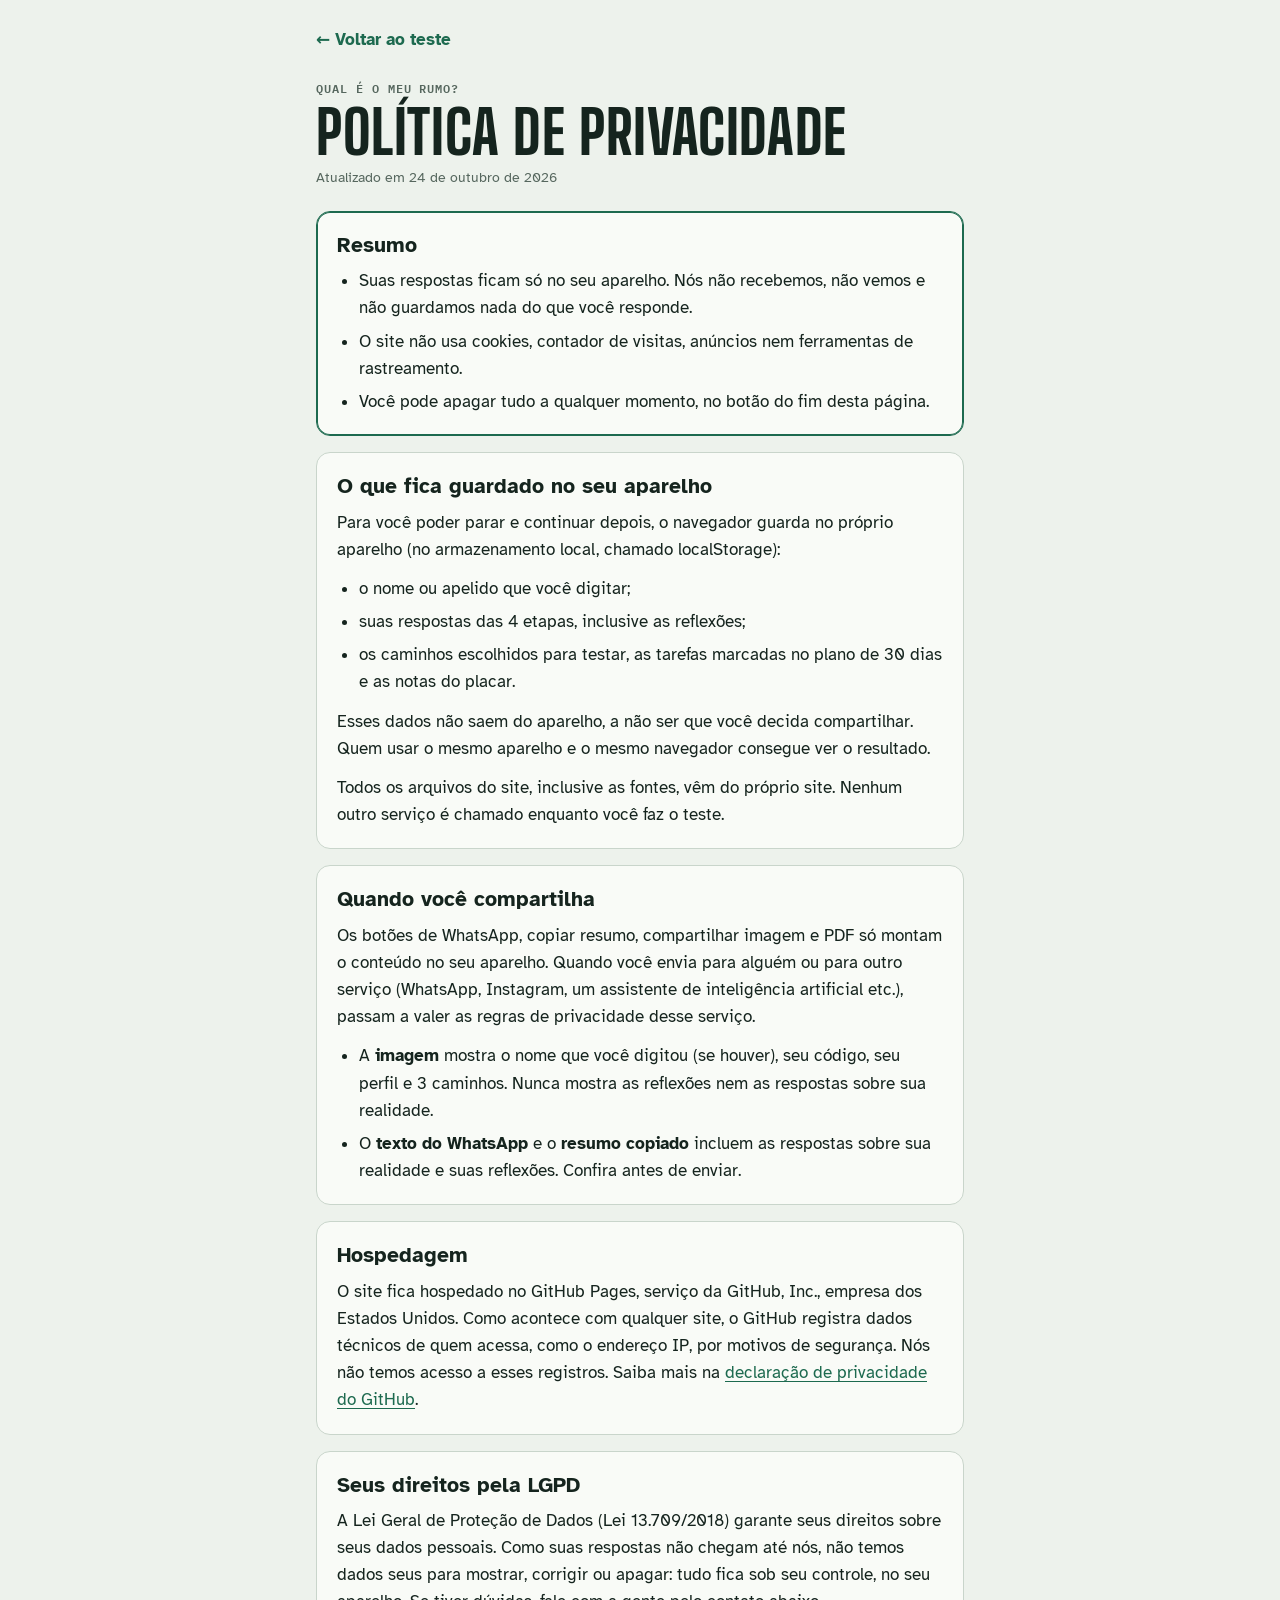
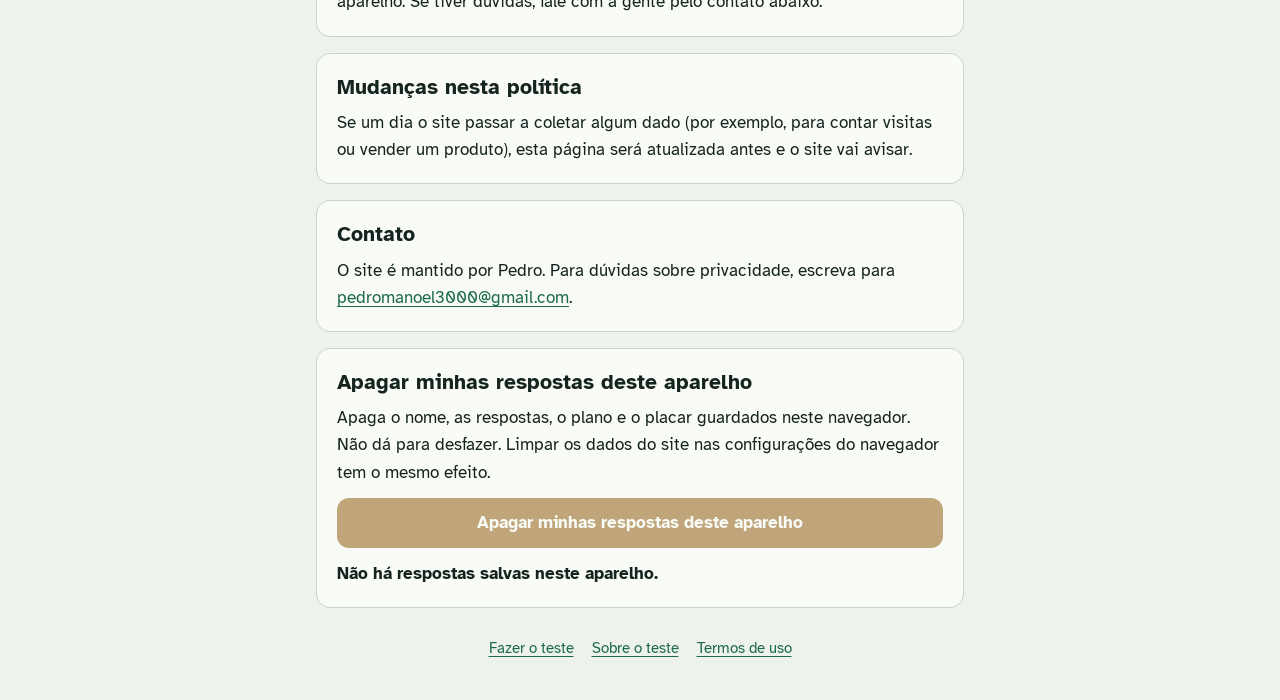
<file: privacidade.html>
<!doctype html>
<html lang="pt-BR">
<head>
<meta charset="utf-8">
<meta name="viewport" content="width=device-width, initial-scale=1, viewport-fit=cover">
<title>Política de privacidade · Qual é o meu rumo?</title>
<meta name="description" content="Suas respostas ficam só no seu aparelho. Veja o que é guardado, como apagar e seus direitos pela LGPD.">
<link rel="canonical" href="https://pedromanoel3000-bit.github.io/Qual-meu-rumo-/privacidade.html">
<link rel="icon" href="favicon.svg" type="image/svg+xml">
<link rel="apple-touch-icon" href="apple-touch-icon.png">
<meta name="theme-color" content="#EDF2EC" media="(prefers-color-scheme: light)">
<meta name="theme-color" content="#0D1613" media="(prefers-color-scheme: dark)">
<link rel="stylesheet" href="paginas.css">
</head>
<body>
<main class="page">
  <a class="back" href="./">← Voltar ao teste</a>
  <span class="brand">Qual é o meu rumo?</span>
  <h1>Política de privacidade</h1>
  <p class="upd">Atualizado em 24 de outubro de 2026</p>

  <section class="box key">
    <h2>Resumo</h2>
    <ul>
      <li>Suas respostas ficam só no seu aparelho. Nós não recebemos, não vemos e não guardamos nada do que você responde.</li>
      <li>O site não usa cookies, contador de visitas, anúncios nem ferramentas de rastreamento.</li>
      <li>Você pode apagar tudo a qualquer momento, no botão do fim desta página.</li>
    </ul>
  </section>

  <section class="box">
    <h2>O que fica guardado no seu aparelho</h2>
    <p>Para você poder parar e continuar depois, o navegador guarda no próprio aparelho (no armazenamento local, chamado localStorage):</p>
    <ul>
      <li>o nome ou apelido que você digitar;</li>
      <li>suas respostas das 4 etapas, inclusive as reflexões;</li>
      <li>os caminhos escolhidos para testar, as tarefas marcadas no plano de 30 dias e as notas do placar.</li>
    </ul>
    <p>Esses dados não saem do aparelho, a não ser que você decida compartilhar. Quem usar o mesmo aparelho e o mesmo navegador consegue ver o resultado.</p>
    <p>Todos os arquivos do site, inclusive as fontes, vêm do próprio site. Nenhum outro serviço é chamado enquanto você faz o teste.</p>
  </section>

  <section class="box">
    <h2>Quando você compartilha</h2>
    <p>Os botões de WhatsApp, copiar resumo, compartilhar imagem e PDF só montam o conteúdo no seu aparelho. Quando você envia para alguém ou para outro serviço (WhatsApp, Instagram, um assistente de inteligência artificial etc.), passam a valer as regras de privacidade desse serviço.</p>
    <ul>
      <li>A <b>imagem</b> mostra o nome que você digitou (se houver), seu código, seu perfil e 3 caminhos. Nunca mostra as reflexões nem as respostas sobre sua realidade.</li>
      <li>O <b>texto do WhatsApp</b> e o <b>resumo copiado</b> incluem as respostas sobre sua realidade e suas reflexões. Confira antes de enviar.</li>
    </ul>
  </section>

  <section class="box">
    <h2>Hospedagem</h2>
    <p>O site fica hospedado no GitHub Pages, serviço da GitHub, Inc., empresa dos Estados Unidos. Como acontece com qualquer site, o GitHub registra dados técnicos de quem acessa, como o endereço IP, por motivos de segurança. Nós não temos acesso a esses registros. Saiba mais na <a href="https://docs.github.com/site-policy/privacy-policies/github-general-privacy-statement" rel="noopener">declaração de privacidade do GitHub</a>.</p>
  </section>

  <section class="box">
    <h2>Seus direitos pela LGPD</h2>
    <p>A Lei Geral de Proteção de Dados (Lei 13.709/2018) garante seus direitos sobre seus dados pessoais. Como suas respostas não chegam até nós, não temos dados seus para mostrar, corrigir ou apagar: tudo fica sob seu controle, no seu aparelho. Se tiver dúvidas, fale com a gente pelo contato abaixo.</p>
  </section>

  <section class="box">
    <h2>Mudanças nesta política</h2>
    <p>Se um dia o site passar a coletar algum dado (por exemplo, para contar visitas ou vender um produto), esta página será atualizada antes e o site vai avisar.</p>
  </section>

  <section class="box">
    <h2>Contato</h2>
    <p>O site é mantido por Pedro. Para dúvidas sobre privacidade, escreva para <a href="mailto:pedromanoel3000@gmail.com">pedromanoel3000@gmail.com</a>.</p>
  </section>

  <section class="box" id="apagar-dados">
    <h2>Apagar minhas respostas deste aparelho</h2>
    <p>Apaga o nome, as respostas, o plano e o placar guardados neste navegador. Não dá para desfazer. Limpar os dados do site nas configurações do navegador tem o mesmo efeito.</p>
    <button class="btn" id="apagar" type="button">Apagar minhas respostas deste aparelho</button>
    <p class="status" id="status" role="status" aria-live="polite"></p>
  </section>

  <nav class="foot" aria-label="Outras páginas">
    <a href="./">Fazer o teste</a>
    <a href="sobre.html">Sobre o teste</a>
    <a href="termos.html">Termos de uso</a>
  </nav>
</main>
<script>
"use strict";
(function(){
  const KEY = "rumo-v1", LABEL = "Apagar minhas respostas deste aparelho";
  const btn = document.getElementById("apagar"), st = document.getElementById("status");
  let has = false;
  try{ has = localStorage.getItem(KEY) !== null; }catch(e){}
  if(!has){ st.textContent = "Não há respostas salvas neste aparelho."; btn.disabled = true; return; }
  st.textContent = "Há respostas salvas neste aparelho.";
  let armed = false, timer;
  btn.addEventListener("click", () => {
    if(!armed){
      armed = true; btn.textContent = "Toque de novo para apagar tudo";
      timer = setTimeout(() => { armed = false; btn.textContent = LABEL; }, 4000);
      return;
    }
    clearTimeout(timer);
    try{ localStorage.removeItem(KEY); st.textContent = "Pronto. Suas respostas foram apagadas deste aparelho."; btn.textContent = "Respostas apagadas"; }
    catch(e){ st.textContent = "Não foi possível apagar daqui. Limpe os dados do site nas configurações do navegador."; btn.textContent = LABEL; }
    btn.disabled = true;
  });
})();
</script>
</body>
</html>
</file>
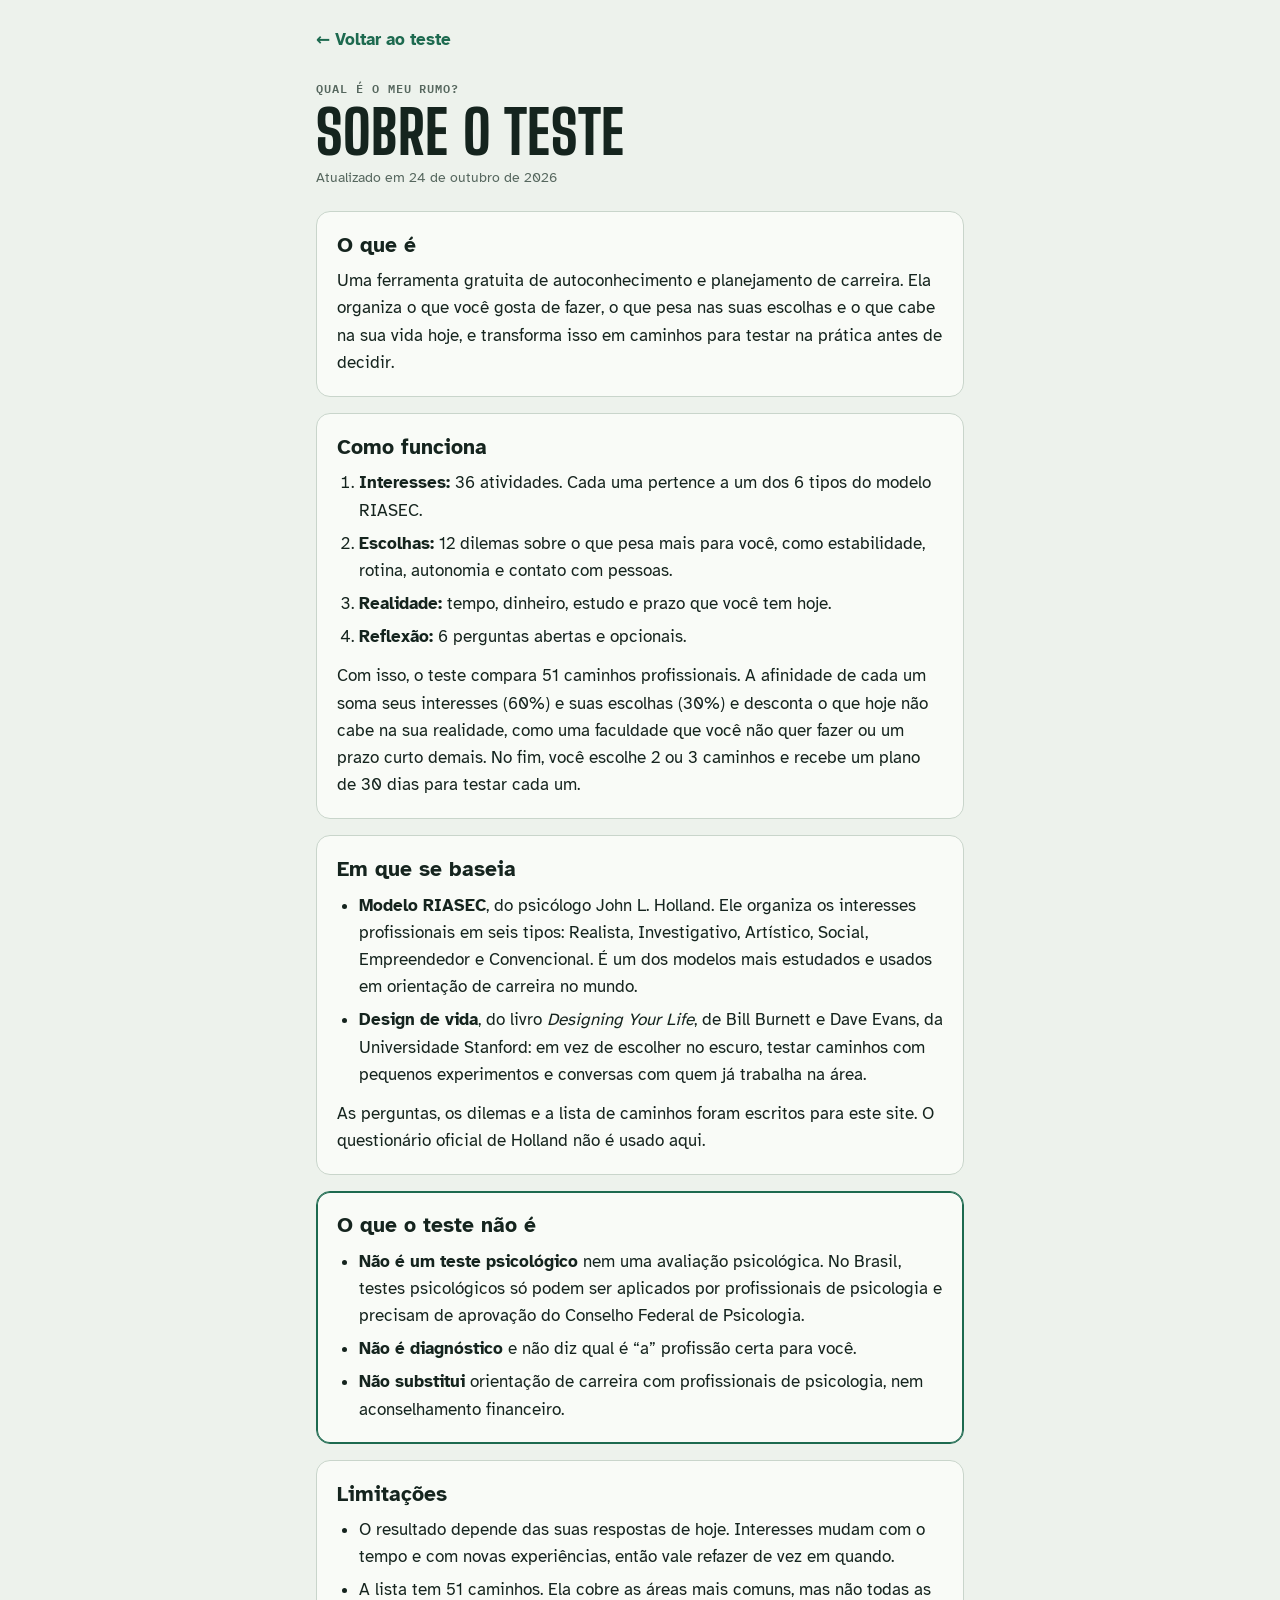
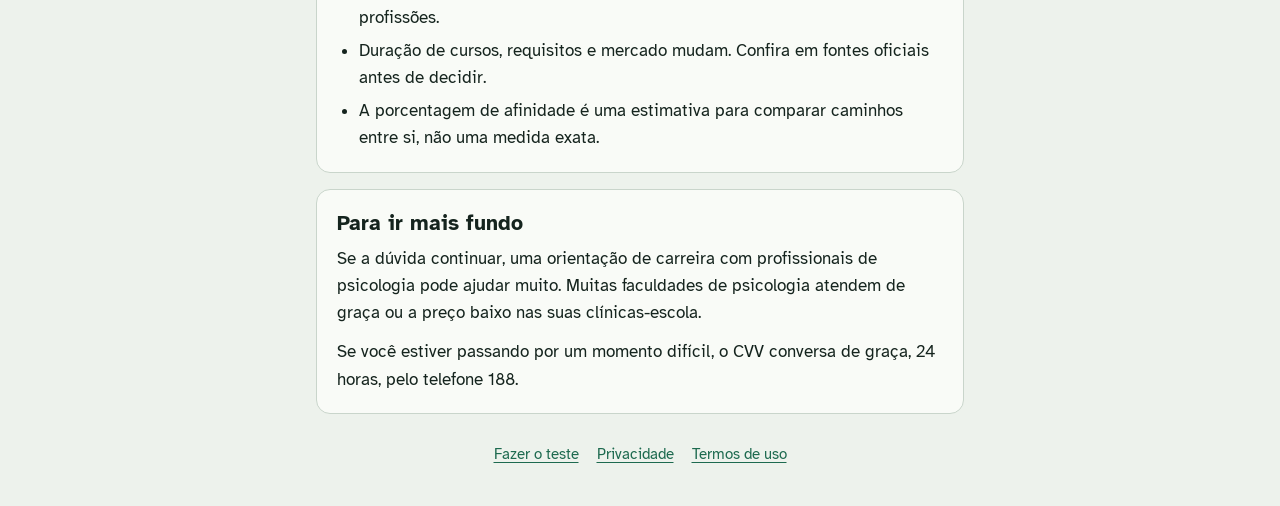
<file: sobre.html>
<!doctype html>
<html lang="pt-BR">
<head>
<meta charset="utf-8">
<meta name="viewport" content="width=device-width, initial-scale=1, viewport-fit=cover">
<title>Sobre o teste · Qual é o meu rumo?</title>
<meta name="description" content="Como funciona o Qual é o meu rumo?, em que ele se baseia (modelo RIASEC de Holland e design de vida) e o que ele não é.">
<link rel="canonical" href="https://pedromanoel3000-bit.github.io/Qual-meu-rumo-/sobre.html">
<link rel="icon" href="favicon.svg" type="image/svg+xml">
<link rel="apple-touch-icon" href="apple-touch-icon.png">
<meta name="theme-color" content="#EDF2EC" media="(prefers-color-scheme: light)">
<meta name="theme-color" content="#0D1613" media="(prefers-color-scheme: dark)">
<link rel="stylesheet" href="paginas.css">
</head>
<body>
<main class="page">
  <a class="back" href="./">← Voltar ao teste</a>
  <span class="brand">Qual é o meu rumo?</span>
  <h1>Sobre o teste</h1>
  <p class="upd">Atualizado em 24 de outubro de 2026</p>

  <section class="box">
    <h2>O que é</h2>
    <p>Uma ferramenta gratuita de autoconhecimento e planejamento de carreira. Ela organiza o que você gosta de fazer, o que pesa nas suas escolhas e o que cabe na sua vida hoje, e transforma isso em caminhos para testar na prática antes de decidir.</p>
  </section>

  <section class="box">
    <h2>Como funciona</h2>
    <ol>
      <li><b>Interesses:</b> 36 atividades. Cada uma pertence a um dos 6 tipos do modelo RIASEC.</li>
      <li><b>Escolhas:</b> 12 dilemas sobre o que pesa mais para você, como estabilidade, rotina, autonomia e contato com pessoas.</li>
      <li><b>Realidade:</b> tempo, dinheiro, estudo e prazo que você tem hoje.</li>
      <li><b>Reflexão:</b> 6 perguntas abertas e opcionais.</li>
    </ol>
    <p>Com isso, o teste compara 51 caminhos profissionais. A afinidade de cada um soma seus interesses (60%) e suas escolhas (30%) e desconta o que hoje não cabe na sua realidade, como uma faculdade que você não quer fazer ou um prazo curto demais. No fim, você escolhe 2 ou 3 caminhos e recebe um plano de 30 dias para testar cada um.</p>
  </section>

  <section class="box">
    <h2>Em que se baseia</h2>
    <ul>
      <li><b>Modelo RIASEC</b>, do psicólogo John L. Holland. Ele organiza os interesses profissionais em seis tipos: Realista, Investigativo, Artístico, Social, Empreendedor e Convencional. É um dos modelos mais estudados e usados em orientação de carreira no mundo.</li>
      <li><b>Design de vida</b>, do livro <i>Designing Your Life</i>, de Bill Burnett e Dave Evans, da Universidade Stanford: em vez de escolher no escuro, testar caminhos com pequenos experimentos e conversas com quem já trabalha na área.</li>
    </ul>
    <p>As perguntas, os dilemas e a lista de caminhos foram escritos para este site. O questionário oficial de Holland não é usado aqui.</p>
  </section>

  <section class="box key">
    <h2>O que o teste não é</h2>
    <ul>
      <li><b>Não é um teste psicológico</b> nem uma avaliação psicológica. No Brasil, testes psicológicos só podem ser aplicados por profissionais de psicologia e precisam de aprovação do Conselho Federal de Psicologia.</li>
      <li><b>Não é diagnóstico</b> e não diz qual é “a” profissão certa para você.</li>
      <li><b>Não substitui</b> orientação de carreira com profissionais de psicologia, nem aconselhamento financeiro.</li>
    </ul>
  </section>

  <section class="box">
    <h2>Limitações</h2>
    <ul>
      <li>O resultado depende das suas respostas de hoje. Interesses mudam com o tempo e com novas experiências, então vale refazer de vez em quando.</li>
      <li>A lista tem 51 caminhos. Ela cobre as áreas mais comuns, mas não todas as profissões.</li>
      <li>Duração de cursos, requisitos e mercado mudam. Confira em fontes oficiais antes de decidir.</li>
      <li>A porcentagem de afinidade é uma estimativa para comparar caminhos entre si, não uma medida exata.</li>
    </ul>
  </section>

  <section class="box">
    <h2>Para ir mais fundo</h2>
    <p>Se a dúvida continuar, uma orientação de carreira com profissionais de psicologia pode ajudar muito. Muitas faculdades de psicologia atendem de graça ou a preço baixo nas suas clínicas-escola.</p>
    <p>Se você estiver passando por um momento difícil, o CVV conversa de graça, 24 horas, pelo telefone 188.</p>
  </section>

  <nav class="foot" aria-label="Outras páginas">
    <a href="./">Fazer o teste</a>
    <a href="privacidade.html">Privacidade</a>
    <a href="termos.html">Termos de uso</a>
  </nav>
</main>
</body>
</html>
</file>
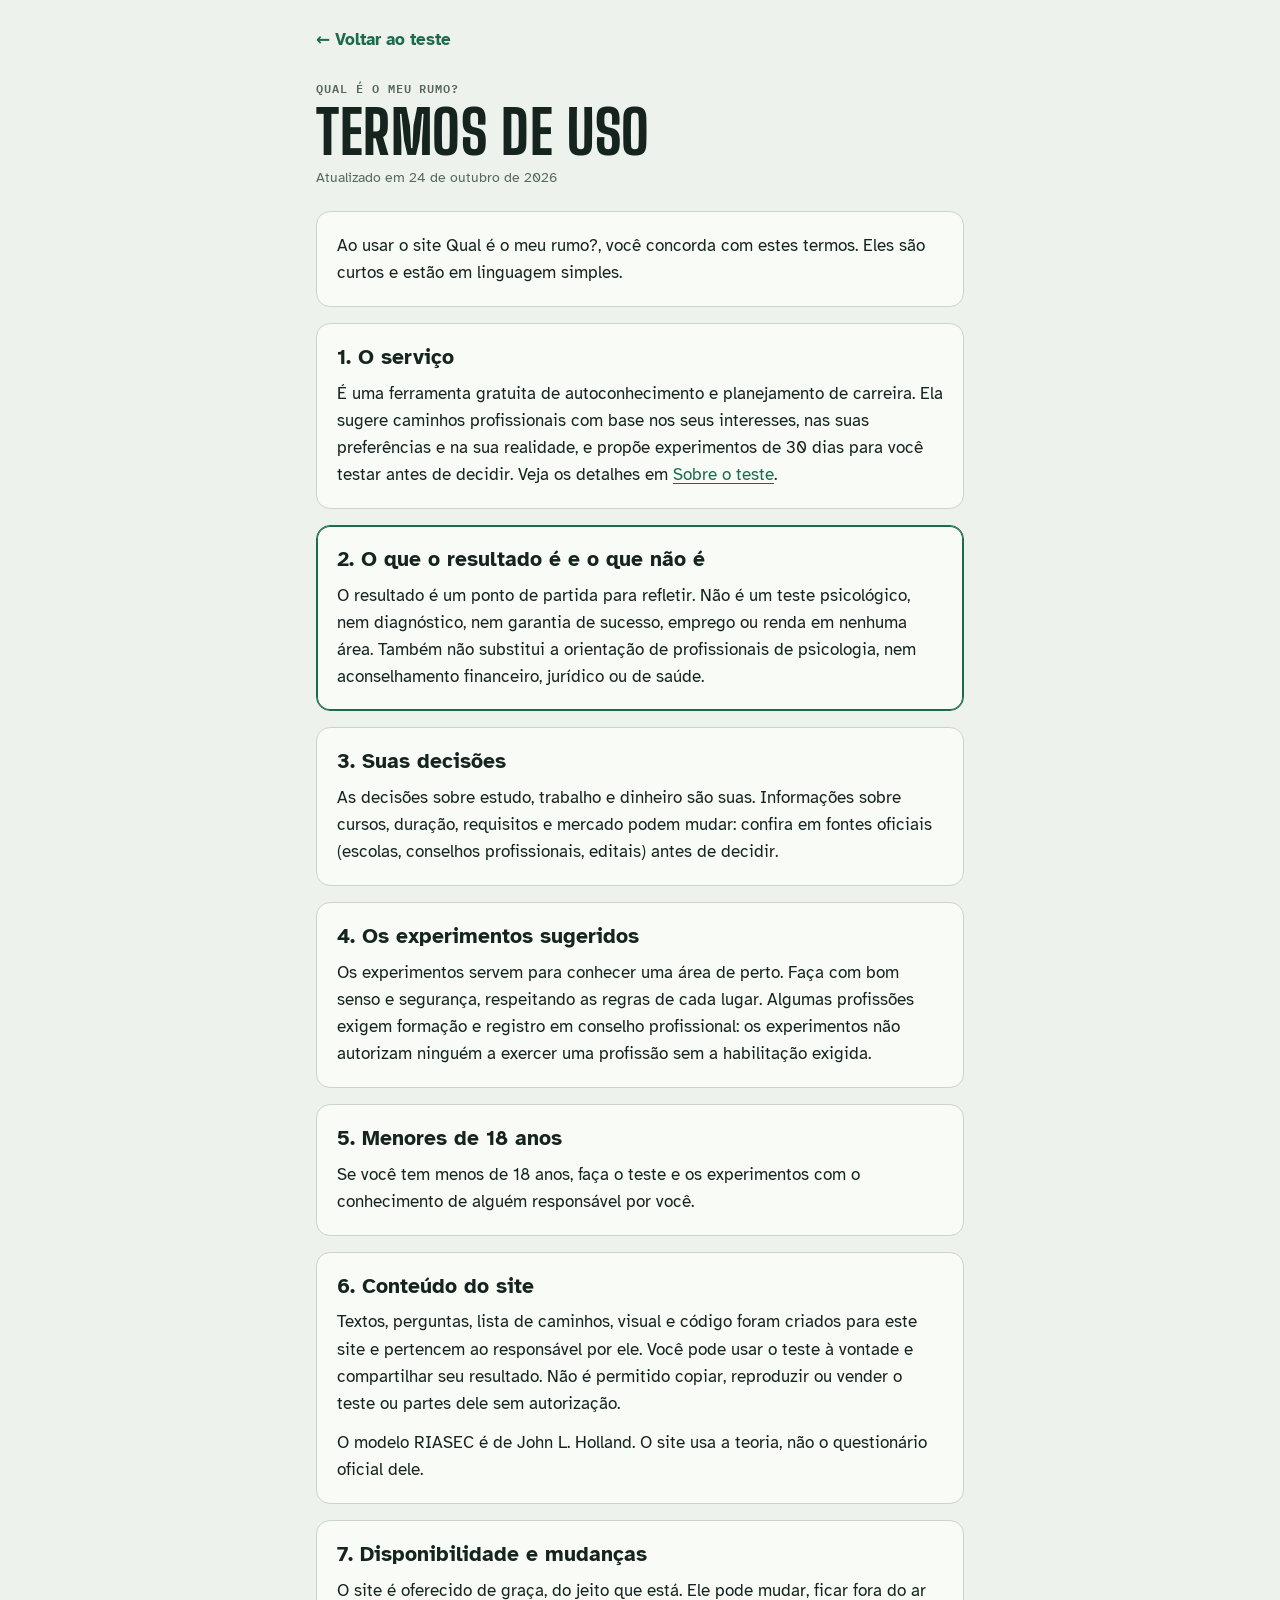
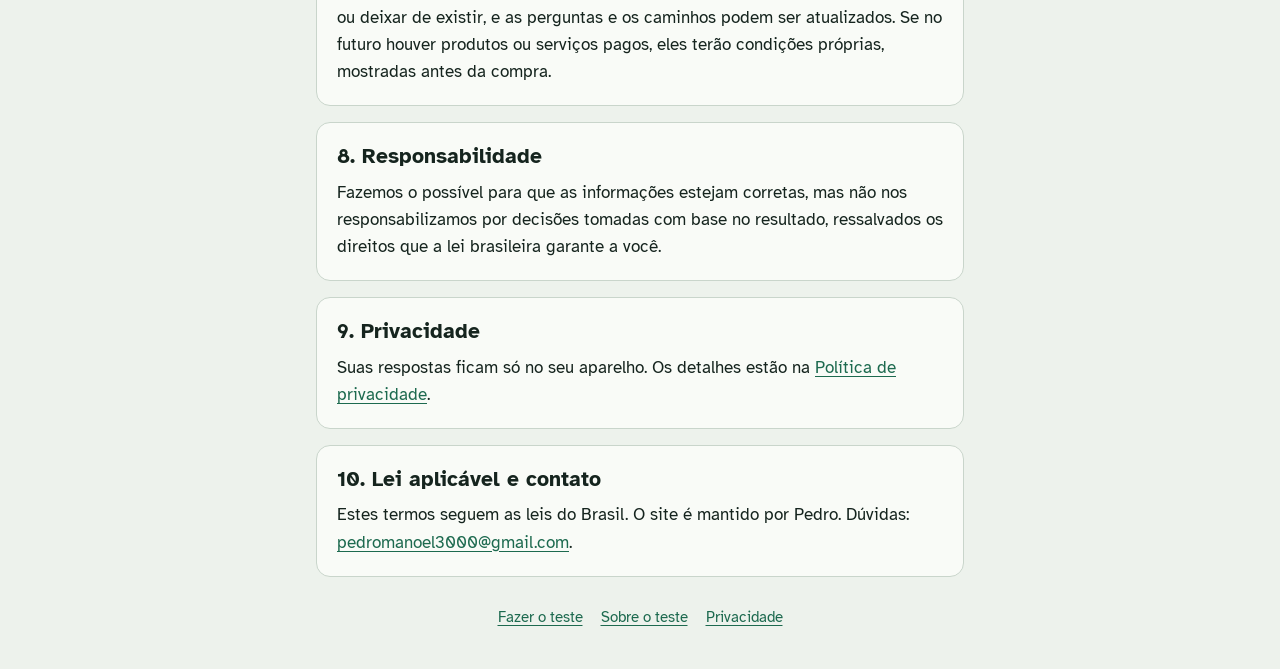
<file: termos.html>
<!doctype html>
<html lang="pt-BR">
<head>
<meta charset="utf-8">
<meta name="viewport" content="width=device-width, initial-scale=1, viewport-fit=cover">
<title>Termos de uso · Qual é o meu rumo?</title>
<meta name="description" content="Termos de uso do Qual é o meu rumo?, em linguagem simples: o que o teste é, o que não é e as regras de uso.">
<link rel="canonical" href="https://pedromanoel3000-bit.github.io/Qual-meu-rumo-/termos.html">
<link rel="icon" href="favicon.svg" type="image/svg+xml">
<link rel="apple-touch-icon" href="apple-touch-icon.png">
<meta name="theme-color" content="#EDF2EC" media="(prefers-color-scheme: light)">
<meta name="theme-color" content="#0D1613" media="(prefers-color-scheme: dark)">
<link rel="stylesheet" href="paginas.css">
</head>
<body>
<main class="page">
  <a class="back" href="./">← Voltar ao teste</a>
  <span class="brand">Qual é o meu rumo?</span>
  <h1>Termos de uso</h1>
  <p class="upd">Atualizado em 24 de outubro de 2026</p>

  <section class="box">
    <p>Ao usar o site Qual é o meu rumo?, você concorda com estes termos. Eles são curtos e estão em linguagem simples.</p>
  </section>

  <section class="box">
    <h2>1. O serviço</h2>
    <p>É uma ferramenta gratuita de autoconhecimento e planejamento de carreira. Ela sugere caminhos profissionais com base nos seus interesses, nas suas preferências e na sua realidade, e propõe experimentos de 30 dias para você testar antes de decidir. Veja os detalhes em <a href="sobre.html">Sobre o teste</a>.</p>
  </section>

  <section class="box key">
    <h2>2. O que o resultado é e o que não é</h2>
    <p>O resultado é um ponto de partida para refletir. Não é um teste psicológico, nem diagnóstico, nem garantia de sucesso, emprego ou renda em nenhuma área. Também não substitui a orientação de profissionais de psicologia, nem aconselhamento financeiro, jurídico ou de saúde.</p>
  </section>

  <section class="box">
    <h2>3. Suas decisões</h2>
    <p>As decisões sobre estudo, trabalho e dinheiro são suas. Informações sobre cursos, duração, requisitos e mercado podem mudar: confira em fontes oficiais (escolas, conselhos profissionais, editais) antes de decidir.</p>
  </section>

  <section class="box">
    <h2>4. Os experimentos sugeridos</h2>
    <p>Os experimentos servem para conhecer uma área de perto. Faça com bom senso e segurança, respeitando as regras de cada lugar. Algumas profissões exigem formação e registro em conselho profissional: os experimentos não autorizam ninguém a exercer uma profissão sem a habilitação exigida.</p>
  </section>

  <section class="box">
    <h2>5. Menores de 18 anos</h2>
    <p>Se você tem menos de 18 anos, faça o teste e os experimentos com o conhecimento de alguém responsável por você.</p>
  </section>

  <section class="box">
    <h2>6. Conteúdo do site</h2>
    <p>Textos, perguntas, lista de caminhos, visual e código foram criados para este site e pertencem ao responsável por ele. Você pode usar o teste à vontade e compartilhar seu resultado. Não é permitido copiar, reproduzir ou vender o teste ou partes dele sem autorização.</p>
    <p>O modelo RIASEC é de John L. Holland. O site usa a teoria, não o questionário oficial dele.</p>
  </section>

  <section class="box">
    <h2>7. Disponibilidade e mudanças</h2>
    <p>O site é oferecido de graça, do jeito que está. Ele pode mudar, ficar fora do ar ou deixar de existir, e as perguntas e os caminhos podem ser atualizados. Se no futuro houver produtos ou serviços pagos, eles terão condições próprias, mostradas antes da compra.</p>
  </section>

  <section class="box">
    <h2>8. Responsabilidade</h2>
    <p>Fazemos o possível para que as informações estejam corretas, mas não nos responsabilizamos por decisões tomadas com base no resultado, ressalvados os direitos que a lei brasileira garante a você.</p>
  </section>

  <section class="box">
    <h2>9. Privacidade</h2>
    <p>Suas respostas ficam só no seu aparelho. Os detalhes estão na <a href="privacidade.html">Política de privacidade</a>.</p>
  </section>

  <section class="box">
    <h2>10. Lei aplicável e contato</h2>
    <p>Estes termos seguem as leis do Brasil. O site é mantido por Pedro. Dúvidas: <a href="mailto:pedromanoel3000@gmail.com">pedromanoel3000@gmail.com</a>.</p>
  </section>

  <nav class="foot" aria-label="Outras páginas">
    <a href="./">Fazer o teste</a>
    <a href="sobre.html">Sobre o teste</a>
    <a href="privacidade.html">Privacidade</a>
  </nav>
</main>
</body>
</html>
</file>
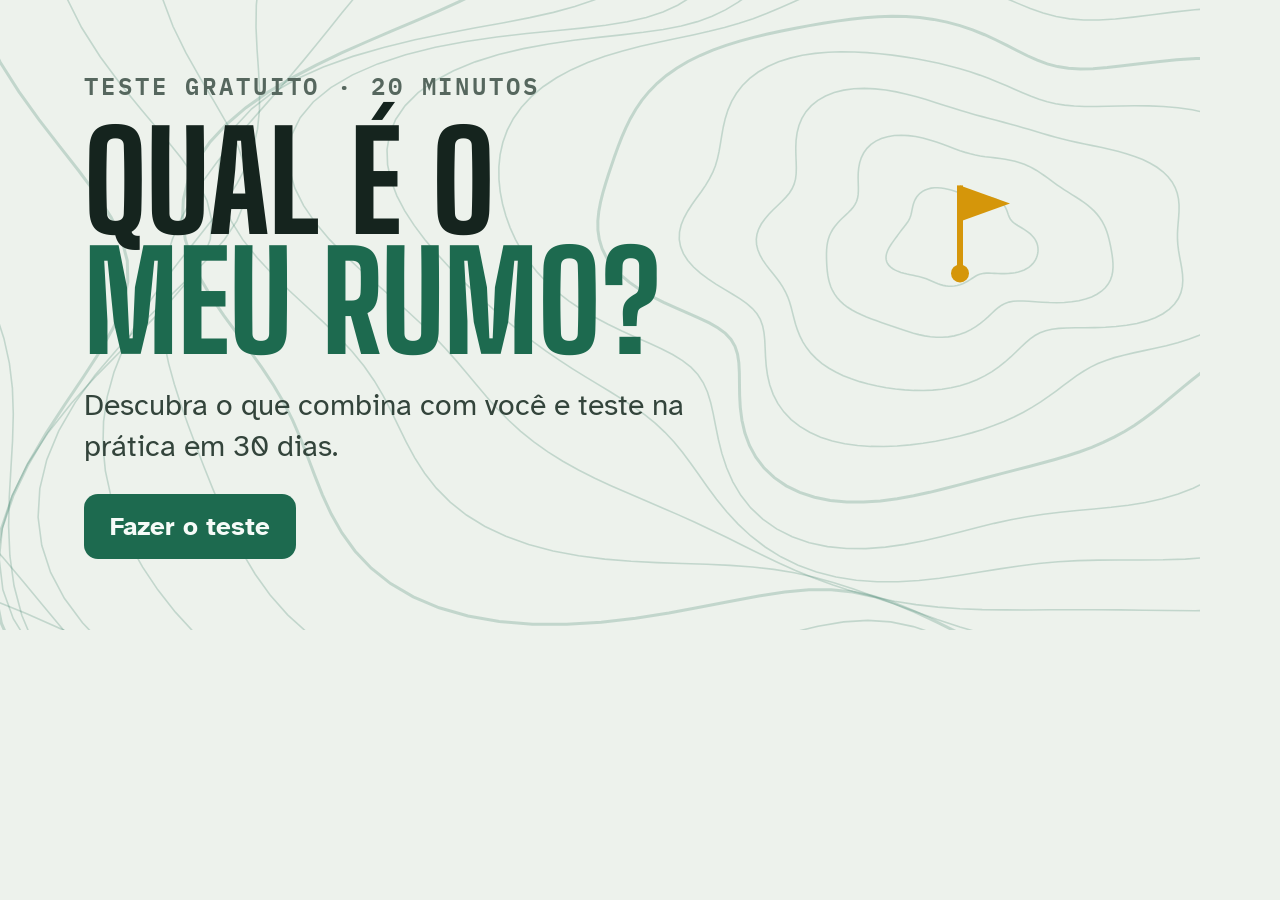
<file: tools/og.html>
<!doctype html><html><head><meta charset="utf-8"><style>
@font-face{font-family:BS;font-weight:800;src:url(../fonts/big-shoulders-800.woff2)}
@font-face{font-family:AT;font-weight:400;src:url(../fonts/atkinson-400.woff2)}
@font-face{font-family:AT;font-weight:700;src:url(../fonts/atkinson-700.woff2)}
@font-face{font-family:PM;font-weight:600;src:url(../fonts/plex-mono-600.woff2)}
html,body{margin:0;width:1200px;height:630px;overflow:hidden;background:#EDF2EC}
.c{position:relative;width:1200px;height:630px;color:#15241E}
canvas{position:absolute;inset:0}
.t{position:absolute;left:84px;top:66px}
.k{font:600 24px PM,monospace;letter-spacing:.12em;text-transform:uppercase;color:#56675E}
h1{margin:18px 0 0;font:800 136px/.88 BS,sans-serif;text-transform:uppercase}
h1 em{font-style:normal;color:#1D6A4F;display:block}
p{margin:24px 0 0;font:400 30px/1.35 AT,sans-serif;color:#33443B;max-width:620px}
.pill{display:inline-block;margin-top:28px;font:700 26px AT,sans-serif;background:#1D6A4F;color:#F6FBF8;padding:16px 26px;border-radius:14px}
</style></head><body><div class="c"><canvas id="cv" width="1200" height="630"></canvas>
<div class="t"><div class="k">Teste gratuito · 20 minutos</div><h1>Qual é o<em>meu rumo?</em></h1>
<p>Descubra o que combina com você e teste na prática em 30 dias.</p><div class="pill">Fazer o teste</div></div></div>
<script>
const c=document.getElementById('cv').getContext('2d');const W=1200,H=630,cx=W*.8,cy=H*.38,step=W*.045;
c.strokeStyle='rgba(29,106,79,.2)';
for(let k=1;k<=18;k++){c.lineWidth=k%5===0?3:1.6;c.beginPath();for(let s=0;s<=160;s++){const a=s/160*Math.PI*2;const w=1+.13*Math.sin(3*a+k*.55)+.07*Math.sin(5*a-k*.35)+.04*Math.cos(7*a+k*.9);const x=cx+Math.cos(a)*k*step*w*1.3,y=cy+Math.sin(a)*k*step*w*.85;s?c.lineTo(x,y):c.moveTo(x,y)}c.closePath();c.stroke()}
c.strokeStyle='#D5960A';c.fillStyle='#D5960A';c.lineWidth=6;c.beginPath();c.moveTo(cx,cy+34);c.lineTo(cx,cy-54);c.stroke();
c.beginPath();c.moveTo(cx,cy-54);c.lineTo(cx+50,cy-36);c.lineTo(cx,cy-18);c.closePath();c.fill();c.beginPath();c.arc(cx,cy+34,9,0,Math.PI*2);c.fill();
</script></body></html>
</file>
<file: paginas.css>
/* Estilo das páginas de texto (Sobre, Privacidade, Termos). Mesmas cores e fontes do index.html. */
@font-face{font-family:"Big Shoulders Display";font-style:normal;font-weight:800;font-display:swap;src:url(fonts/big-shoulders-800.woff2) format("woff2")}
@font-face{font-family:"Atkinson Hyperlegible";font-style:normal;font-weight:400;font-display:swap;src:url(fonts/atkinson-400.woff2) format("woff2")}
@font-face{font-family:"Atkinson Hyperlegible";font-style:normal;font-weight:700;font-display:swap;src:url(fonts/atkinson-700.woff2) format("woff2")}
@font-face{font-family:"IBM Plex Mono";font-style:normal;font-weight:600;font-display:swap;src:url(fonts/plex-mono-600.woff2) format("woff2")}
:root{
  color-scheme:light;
  --bg:#EDF2EC; --paper:#F9FBF7; --ink:#15241E; --muted:#56675E; --line:#C9D5CB;
  --accent:#1D6A4F; --accent-ink:#F6FBF8; --accent-soft:#D9EADF;
  --warn:#8A5200; --warn-soft:#FBEBCB;
  --f-display:"Big Shoulders Display","Arial Narrow","Roboto Condensed",sans-serif;
  --f-body:"Atkinson Hyperlegible",system-ui,-apple-system,"Segoe UI",Roboto,sans-serif;
  --f-mono:"IBM Plex Mono",ui-monospace,"SF Mono",Menlo,Consolas,monospace;
}
@media (prefers-color-scheme: dark){
  :root:not([data-theme="light"]){
    color-scheme:dark;
    --bg:#0D1613; --paper:#14201B; --ink:#E3ECE6; --muted:#97A99F; --line:#2C3D35;
    --accent:#5DC39B; --accent-ink:#06120D; --accent-soft:#183428;
    --warn:#F2B45C; --warn-soft:#382810;
  }
}
:root[data-theme="dark"]{
  color-scheme:dark;
  --bg:#0D1613; --paper:#14201B; --ink:#E3ECE6; --muted:#97A99F; --line:#2C3D35;
  --accent:#5DC39B; --accent-ink:#06120D; --accent-soft:#183428;
  --warn:#F2B45C; --warn-soft:#382810;
}
*{box-sizing:border-box}
body{margin:0;background:var(--bg);color:var(--ink);font:17px/1.6 var(--f-body);-webkit-font-smoothing:antialiased}
a{color:var(--accent);text-underline-offset:3px}
:focus-visible{outline:3px solid var(--accent);outline-offset:2px}
.page{max-width:680px;margin:0 auto;padding:max(16px,env(safe-area-inset-top,0px)) max(16px,env(safe-area-inset-right,0px)) 40px max(16px,env(safe-area-inset-left,0px))}
.back{display:inline-flex;align-items:center;gap:6px;padding:10px 0;font-weight:700;text-decoration:none}
.brand{display:block;font:600 12px/1.2 var(--f-mono);letter-spacing:.08em;text-transform:uppercase;color:var(--muted);margin-top:18px}
h1{font-family:var(--f-display);font-weight:800;text-transform:uppercase;font-size:clamp(40px,11vw,60px);line-height:.95;letter-spacing:.01em;margin:8px 0 6px;text-wrap:balance}
.upd{font-size:14px;color:var(--muted);margin:0 0 22px}
.box{background:var(--paper);border:1px solid var(--line);border-radius:14px;padding:20px;margin:0 0 16px}
.box.key{border-color:var(--accent);box-shadow:0 0 0 1px var(--accent) inset}
h2{font-size:21px;line-height:1.3;margin:0 0 8px}
p,ul,ol{margin:0 0 12px}
p:last-child,ul:last-child,ol:last-child{margin-bottom:0}
ul,ol{padding-left:22px}
li+li{margin-top:6px}
.small{font-size:14px;color:var(--muted)}
.btn{display:inline-flex;align-items:center;justify-content:center;border:0;border-radius:12px;padding:14px 20px;min-height:50px;font:700 17px var(--f-body);background:var(--warn);color:var(--paper);cursor:pointer;width:100%}
.btn[disabled]{opacity:.5;cursor:default}
.status{margin-top:12px;font-weight:700}
.foot{display:flex;flex-wrap:wrap;justify-content:center;gap:8px 18px;margin-top:28px;font-size:15px}
</file>
